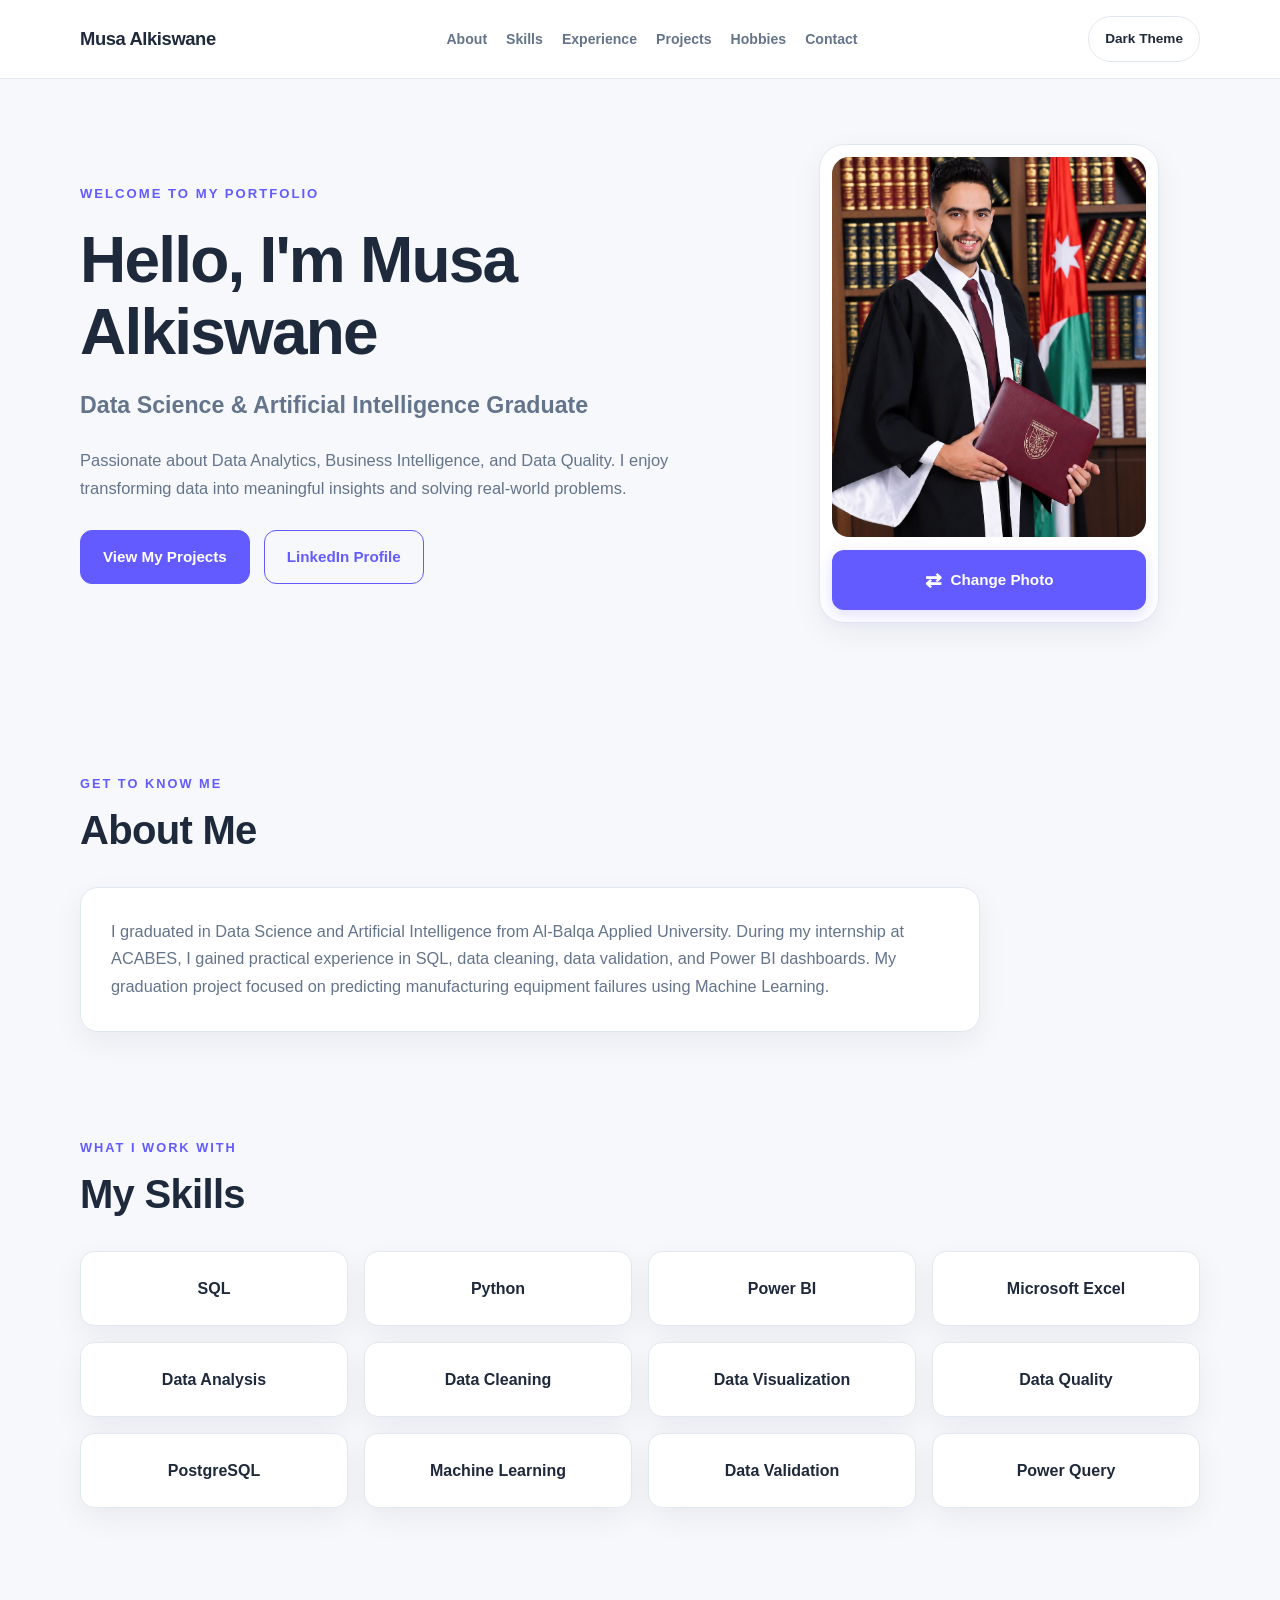
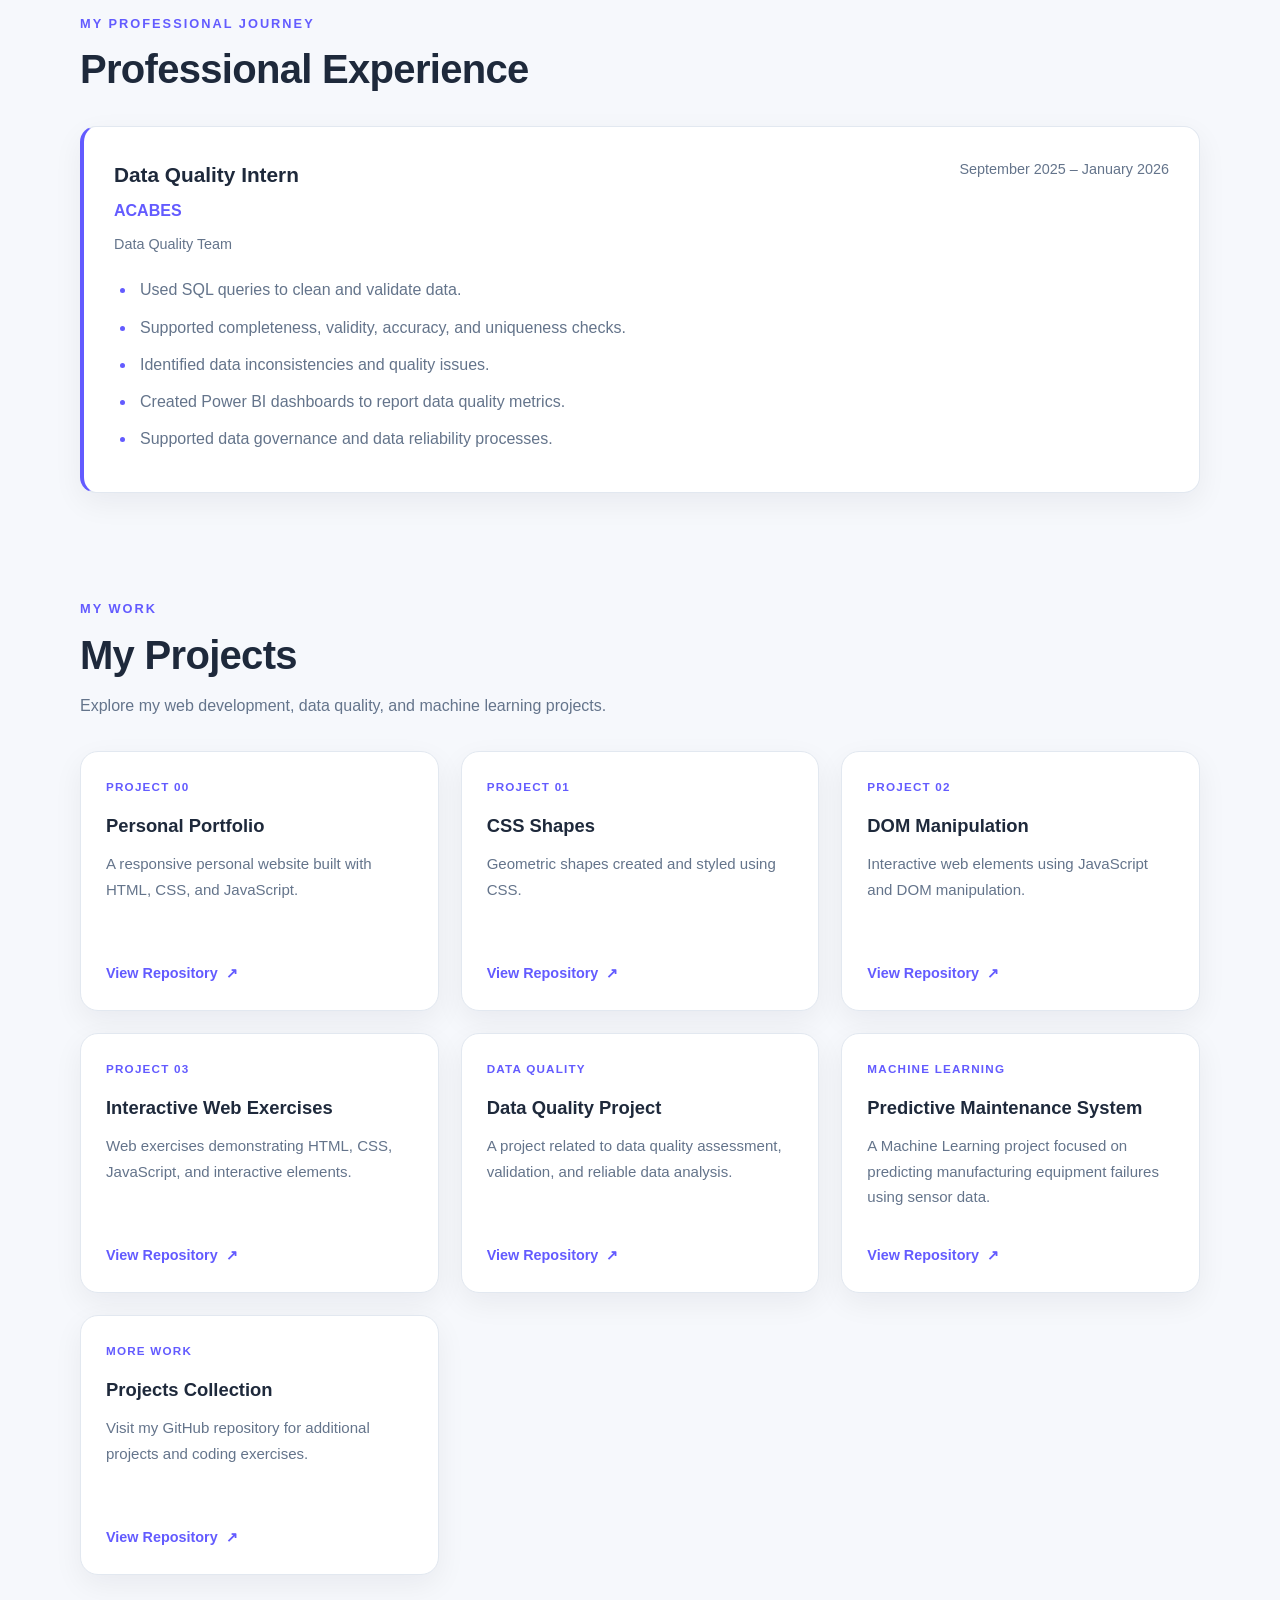
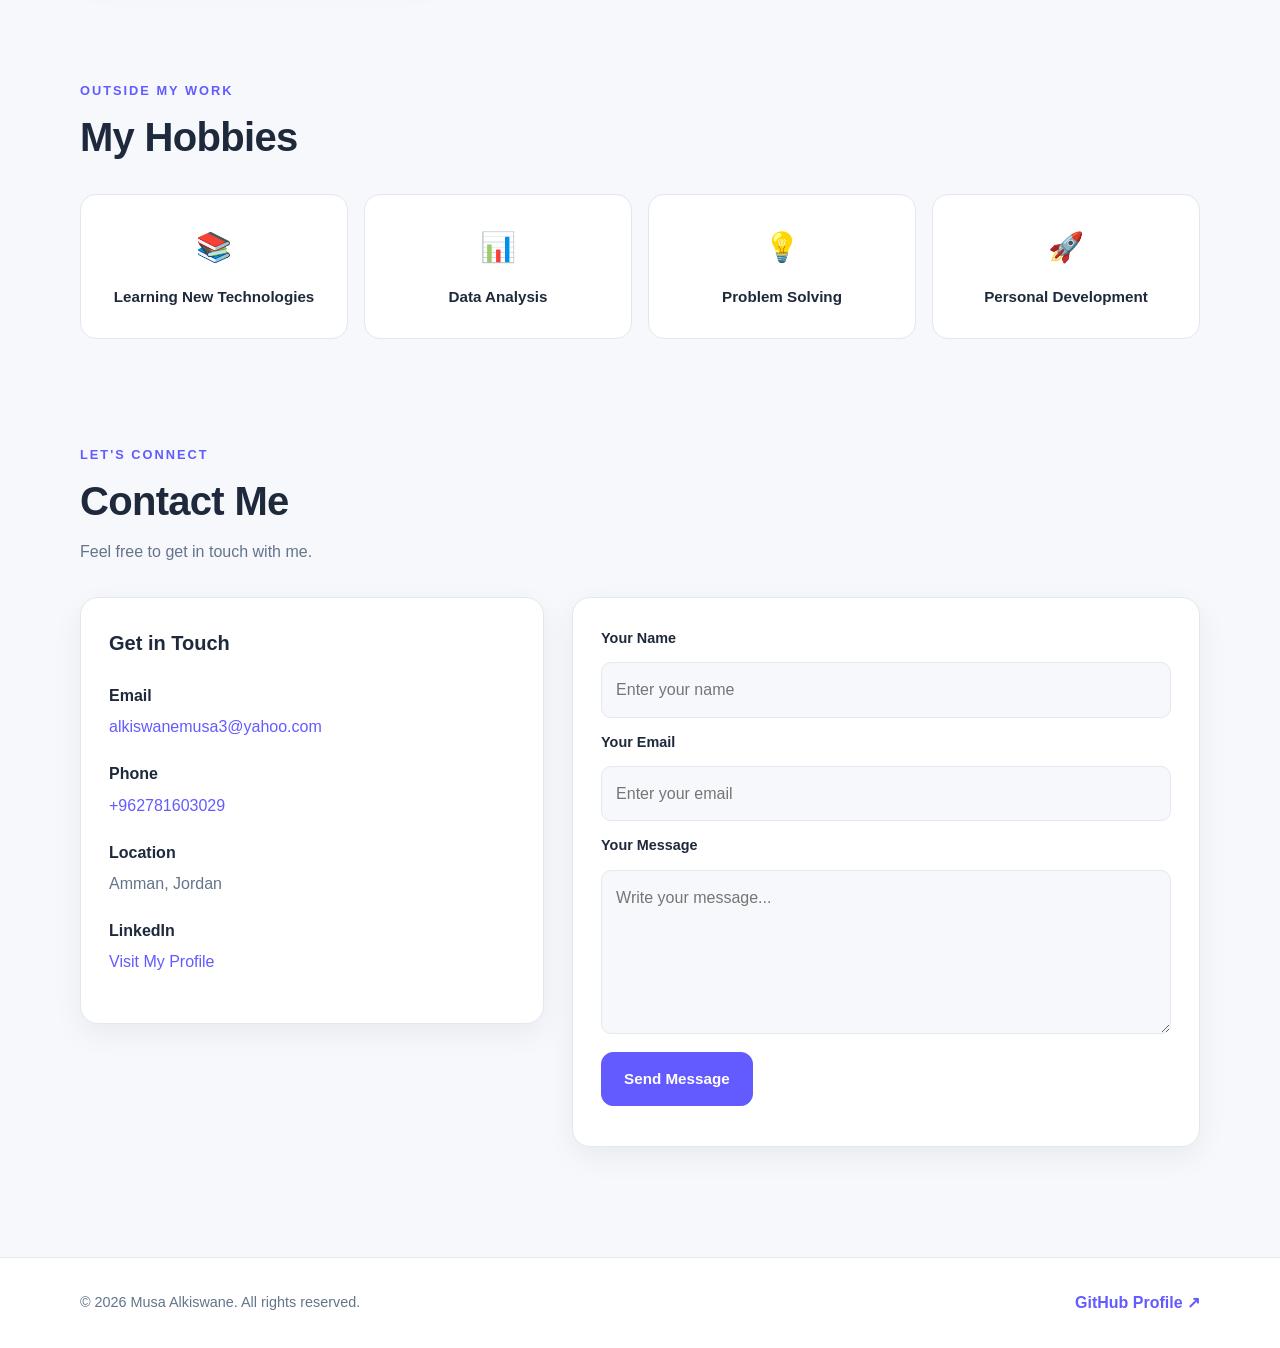
<file: bounce01/index.html>
<!DOCTYPE html>
<html lang="en">

<head>
    <meta charset="UTF-8">
    <meta name="viewport" content="width=device-width, initial-scale=1.0">

    <title>Musa Alkiswane | Portfolio</title>

    <link rel="stylesheet" href="style.css">
</head>

<body>

    <!-- Header and Navigation -->
    <header class="site-header" id="home">
        <nav class="navbar container">
            <a href="#home" class="logo">Musa Alkiswane</a>

            <ul class="nav-links">
                <li><a href="#about">About</a></li>
                <li><a href="#skills">Skills</a></li>
                <li><a href="#experience">Experience</a></li>
                <li><a href="#projects">Projects</a></li>
                <li><a href="#hobbies">Hobbies</a></li>
                <li><a href="#contact">Contact</a></li>
            </ul>

            <button type="button" id="themeButton" class="theme-button">
                Dark Theme
            </button>
        </nav>
    </header>


    <main>

        <!-- Home / Hero -->
        <section class="hero container">

            <div class="hero-text">
                <p class="welcome">WELCOME TO MY PORTFOLIO</p>

                <h1>Hello, I'm Musa Alkiswane</h1>

                <h2>Data Science & Artificial Intelligence Graduate</h2>

                <p>
                    Passionate about Data Analytics, Business Intelligence,
                    and Data Quality. I enjoy transforming data into
                    meaningful insights and solving real-world problems.
                </p>

                <div class="hero-buttons">
                    <a href="#projects" class="btn">
                        View My Projects
                    </a>

                    <a
                        href="https://www.linkedin.com/in/mousa-alkiswane/"
                        target="_blank"
                        rel="noopener noreferrer"
                        class="btn btn-outline"
                    >
                        LinkedIn Profile
                    </a>
                </div>
            </div>


            <!-- Single Profile Photo with Switch Button -->
            <div class="hero-image">
                <div class="profile-card">

                    <img
                        id="profilePhoto"
                        src="assets/profile.jpg"
                        alt="Musa Alkiswane casual profile photo"
                    >

                    <button
                        type="button"
                        id="changePhotoBtn"
                        class="change-photo-btn"
                    >
                        <span aria-hidden="true">⇄</span>
                        Change Photo
                    </button>

                </div>
            </div>

        </section>


        <!-- About Me -->
        <section id="about" class="section container">
            <div class="section-heading">
                <p class="section-label">GET TO KNOW ME</p>
                <h2>About Me</h2>
            </div>

            <div class="about-card">
                <p>
                    I graduated in Data Science and Artificial Intelligence
                    from Al-Balqa Applied University. During my internship
                    at ACABES, I gained practical experience in SQL,
                    data cleaning, data validation, and Power BI dashboards.
                    My graduation project focused on predicting manufacturing
                    equipment failures using Machine Learning.
                </p>
            </div>
        </section>


        <!-- Skills -->
        <section id="skills" class="section container">
            <div class="section-heading">
                <p class="section-label">WHAT I WORK WITH</p>
                <h2>My Skills</h2>
            </div>

            <div class="skills-grid">
                <div class="skill-card">SQL</div>
                <div class="skill-card">Python</div>
                <div class="skill-card">Power BI</div>
                <div class="skill-card">Microsoft Excel</div>
                <div class="skill-card">Data Analysis</div>
                <div class="skill-card">Data Cleaning</div>
                <div class="skill-card">Data Visualization</div>
                <div class="skill-card">Data Quality</div>
                <div class="skill-card">PostgreSQL</div>
                <div class="skill-card">Machine Learning</div>
                <div class="skill-card">Data Validation</div>
                <div class="skill-card">Power Query</div>
            </div>
        </section>


        <!-- Professional Experience -->
        <section id="experience" class="section container">
            <div class="section-heading">
                <p class="section-label">MY PROFESSIONAL JOURNEY</p>
                <h2>Professional Experience</h2>
            </div>

            <article class="experience-card">
                <div class="experience-header">
                    <div>
                        <h3>Data Quality Intern</h3>
                        <h4>ACABES</h4>
                    </div>

                    <p class="experience-date">
                        September 2025 – January 2026
                    </p>
                </div>

                <p class="experience-team">Data Quality Team</p>

                <ul>
                    <li>Used SQL queries to clean and validate data.</li>
                    <li>
                        Supported completeness, validity, accuracy,
                        and uniqueness checks.
                    </li>
                    <li>
                        Identified data inconsistencies and quality issues.
                    </li>
                    <li>
                        Created Power BI dashboards to report data
                        quality metrics.
                    </li>
                    <li>
                        Supported data governance and data reliability
                        processes.
                    </li>
                </ul>
            </article>
        </section>


        <!-- Projects -->
        <section id="projects" class="section container">
            <div class="section-heading">
                <p class="section-label">MY WORK</p>
                <h2>My Projects</h2>

                <p class="section-description">
                    Explore my web development, data quality,
                    and machine learning projects.
                </p>
            </div>

            <div class="projects-grid">

                <!-- Project 00 -->
                <article class="project-card">
                    <span class="project-number">PROJECT 00</span>

                    <h3>Personal Portfolio</h3>

                    <p>
                        A responsive personal website built with HTML,
                        CSS, and JavaScript.
                    </p>

                    <a
                        href="https://github.com/mousa-alkiswane/project03"
                        target="_blank"
                        rel="noopener noreferrer"
                        class="project-link"
                    >
                        View Repository <span aria-hidden="true">↗</span>
                    </a>
                </article>


                <!-- Project 01 -->
                <article class="project-card">
                    <span class="project-number">PROJECT 01</span>

                    <h3>CSS Shapes</h3>

                    <p>
                        Geometric shapes created and styled using CSS.
                    </p>

                    <a
                        href="https://github.com/mousa-alkiswane/projrect01-"
                        target="_blank"
                        rel="noopener noreferrer"
                        class="project-link"
                    >
                        View Repository <span aria-hidden="true">↗</span>
                    </a>
                </article>


                <!-- Project 02 -->
                <article class="project-card">
                    <span class="project-number">PROJECT 02</span>

                    <h3>DOM Manipulation</h3>

                    <p>
                        Interactive web elements using JavaScript
                        and DOM manipulation.
                    </p>

                    <a
                        href="https://github.com/mousa-alkiswane/project02"
                        target="_blank"
                        rel="noopener noreferrer"
                        class="project-link"
                    >
                        View Repository <span aria-hidden="true">↗</span>
                    </a>
                </article>


                <!-- Project 03 -->
                <article class="project-card">
                    <span class="project-number">PROJECT 03</span>

                    <h3>Interactive Web Exercises</h3>

                    <p>
                        Web exercises demonstrating HTML, CSS,
                        JavaScript, and interactive elements.
                    </p>

                    <a
                        href="https://github.com/mousa-alkiswane/project03"
                        target="_blank"
                        rel="noopener noreferrer"
                        class="project-link"
                    >
                        View Repository <span aria-hidden="true">↗</span>
                    </a>
                </article>


                <!-- Data Quality Project -->
                <article class="project-card">
                    <span class="project-number">DATA QUALITY</span>

                    <h3>Data Quality Project</h3>

                    <p>
                        A project related to data quality assessment,
                        validation, and reliable data analysis.
                    </p>

                    <a
                        href="https://github.com/mousa-alkiswane/DataQualityProject-"
                        target="_blank"
                        rel="noopener noreferrer"
                        class="project-link"
                    >
                        View Repository <span aria-hidden="true">↗</span>
                    </a>
                </article>


                <!-- Graduation Project -->
                <article class="project-card">
                    <span class="project-number">MACHINE LEARNING</span>

                    <h3>Predictive Maintenance System</h3>

                    <p>
                        A Machine Learning project focused on predicting
                        manufacturing equipment failures using sensor data.
                    </p>

                    <a
                        href="https://github.com/mousa-alkiswane/Predictive-Maintenance-System"
                        target="_blank"
                        rel="noopener noreferrer"
                        class="project-link"
                    >
                        View Repository <span aria-hidden="true">↗</span>
                    </a>
                </article>


                <!-- Projects Collection -->
                <article class="project-card">
                    <span class="project-number">MORE WORK</span>

                    <h3>Projects Collection</h3>

                    <p>
                        Visit my GitHub repository for additional
                        projects and coding exercises.
                    </p>

                    <a
                        href="https://github.com/mousa-alkiswane/projects-"
                        target="_blank"
                        rel="noopener noreferrer"
                        class="project-link"
                    >
                        View Repository <span aria-hidden="true">↗</span>
                    </a>
                </article>

            </div>
        </section>


        <!-- Hobbies -->
        <section id="hobbies" class="section container">
            <div class="section-heading">
                <p class="section-label">OUTSIDE MY WORK</p>
                <h2>My Hobbies</h2>
            </div>

            <div class="hobbies-grid">
                <div class="hobby-card">
                    <span aria-hidden="true">📚</span>
                    <h3>Learning New Technologies</h3>
                </div>

                <div class="hobby-card">
                    <span aria-hidden="true">📊</span>
                    <h3>Data Analysis</h3>
                </div>

                <div class="hobby-card">
                    <span aria-hidden="true">💡</span>
                    <h3>Problem Solving</h3>
                </div>

                <div class="hobby-card">
                    <span aria-hidden="true">🚀</span>
                    <h3>Personal Development</h3>
                </div>
            </div>
        </section>


        <!-- Contact -->
        <section id="contact" class="section container">
            <div class="section-heading">
                <p class="section-label">LET'S CONNECT</p>
                <h2>Contact Me</h2>

                <p class="section-description">
                    Feel free to get in touch with me.
                </p>
            </div>

            <div class="contact-layout">

                <div class="contact-info">
                    <h3>Get in Touch</h3>

                    <p>
                        <strong>Email</strong><br>
                        <a href="mailto:alkiswanemusa3@yahoo.com">
                            alkiswanemusa3@yahoo.com
                        </a>
                    </p>

                    <p>
                        <strong>Phone</strong><br>
                        <a href="tel:+962781603029">
                            +962781603029
                        </a>
                    </p>

                    <p>
                        <strong>Location</strong><br>
                        Amman, Jordan
                    </p>

                    <p>
                        <strong>LinkedIn</strong><br>
                        <a
                            href="https://www.linkedin.com/in/mousa-alkiswane/"
                            target="_blank"
                            rel="noopener noreferrer"
                        >
                            Visit My Profile
                        </a>
                    </p>
                </div>


                <form id="contactForm" class="contact-form">
                    <label for="name">Your Name</label>

                    <input
                        type="text"
                        id="name"
                        name="name"
                        placeholder="Enter your name"
                        required
                    >

                    <label for="email">Your Email</label>

                    <input
                        type="email"
                        id="email"
                        name="email"
                        placeholder="Enter your email"
                        required
                    >

                    <label for="message">Your Message</label>

                    <textarea
                        id="message"
                        name="message"
                        placeholder="Write your message..."
                        rows="5"
                        required
                    ></textarea>

                    <button type="submit" class="btn">
                        Send Message
                    </button>

                    <p id="formMessage" role="status" aria-live="polite"></p>
                </form>

            </div>
        </section>

    </main>


    <!-- Footer -->
    <footer class="site-footer">
        <div class="container footer-content">
            <p>
                &copy; 2026 Musa Alkiswane. All rights reserved.
            </p>

            <a
                href="https://github.com/mousa-alkiswane"
                target="_blank"
                rel="noopener noreferrer"
            >
                GitHub Profile ↗
            </a>
        </div>
    </footer>


    <script src="script.js"></script>

</body>
</html>
</file>
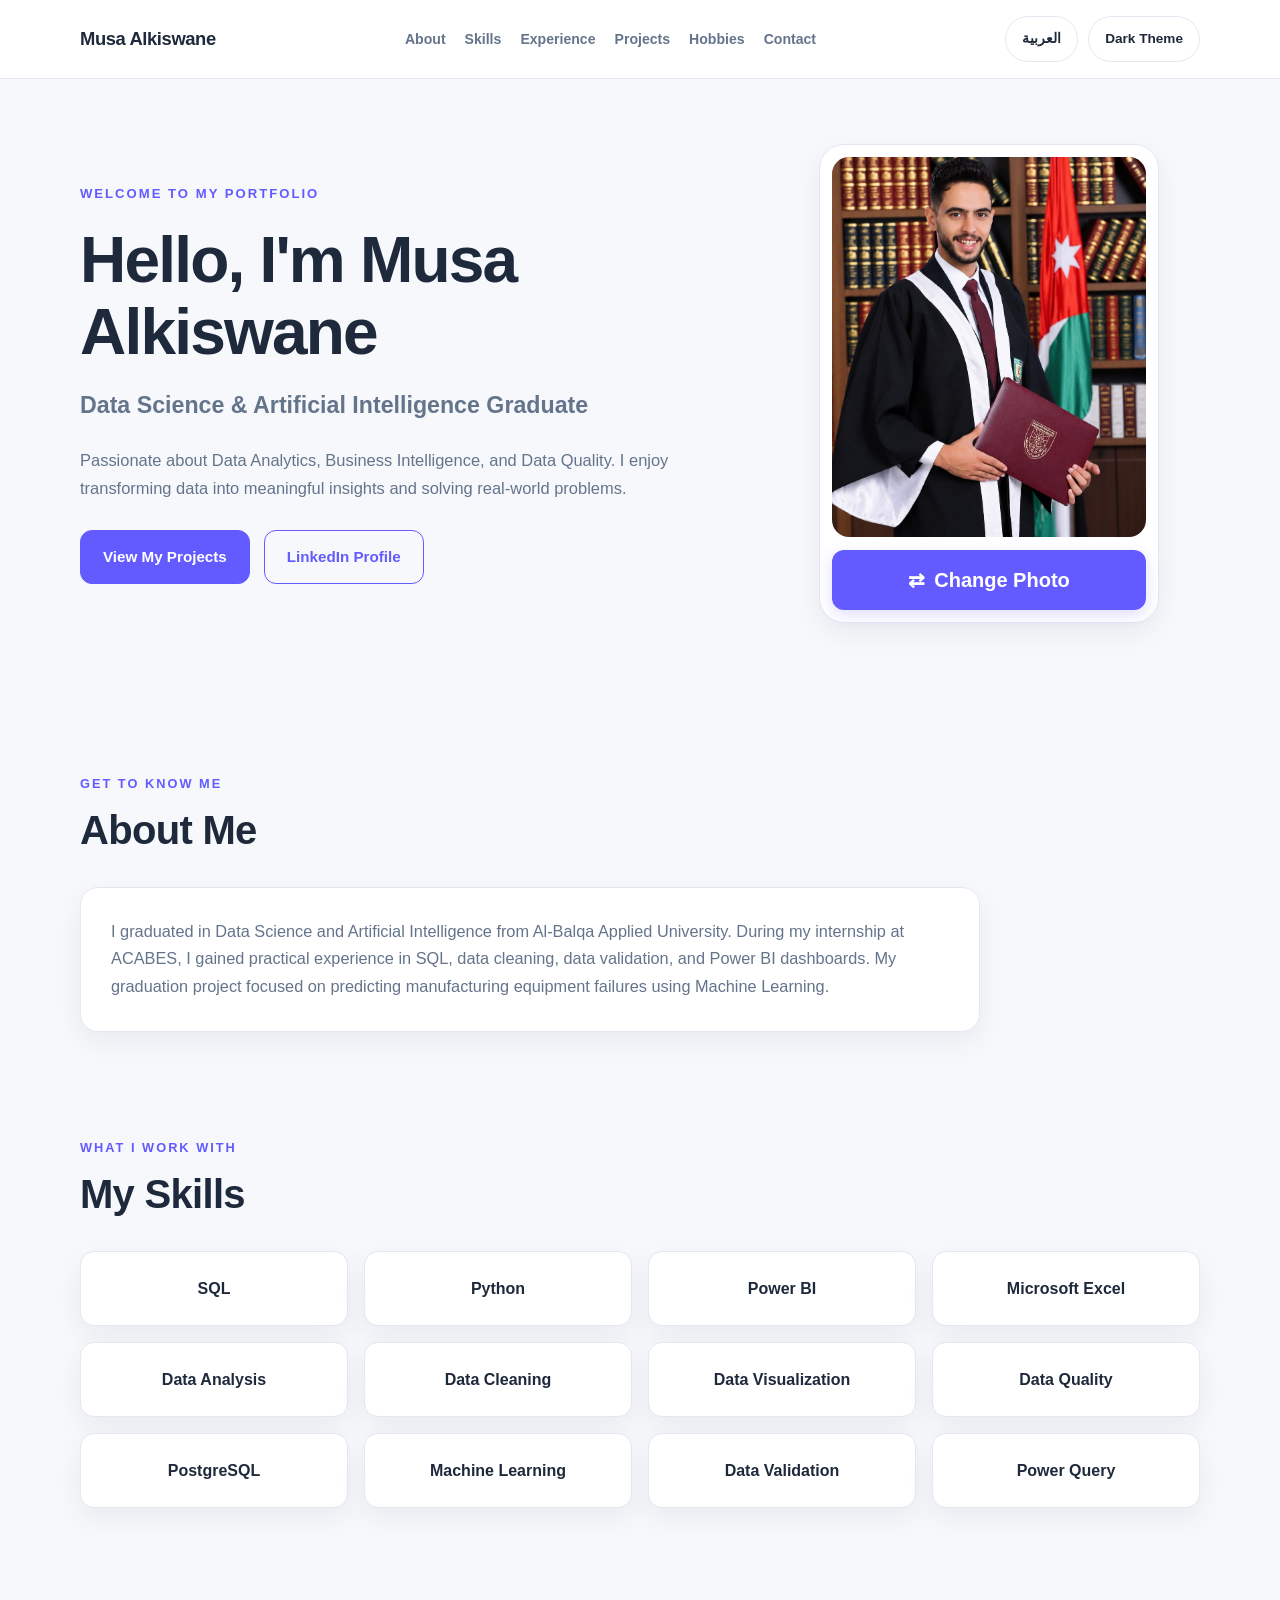
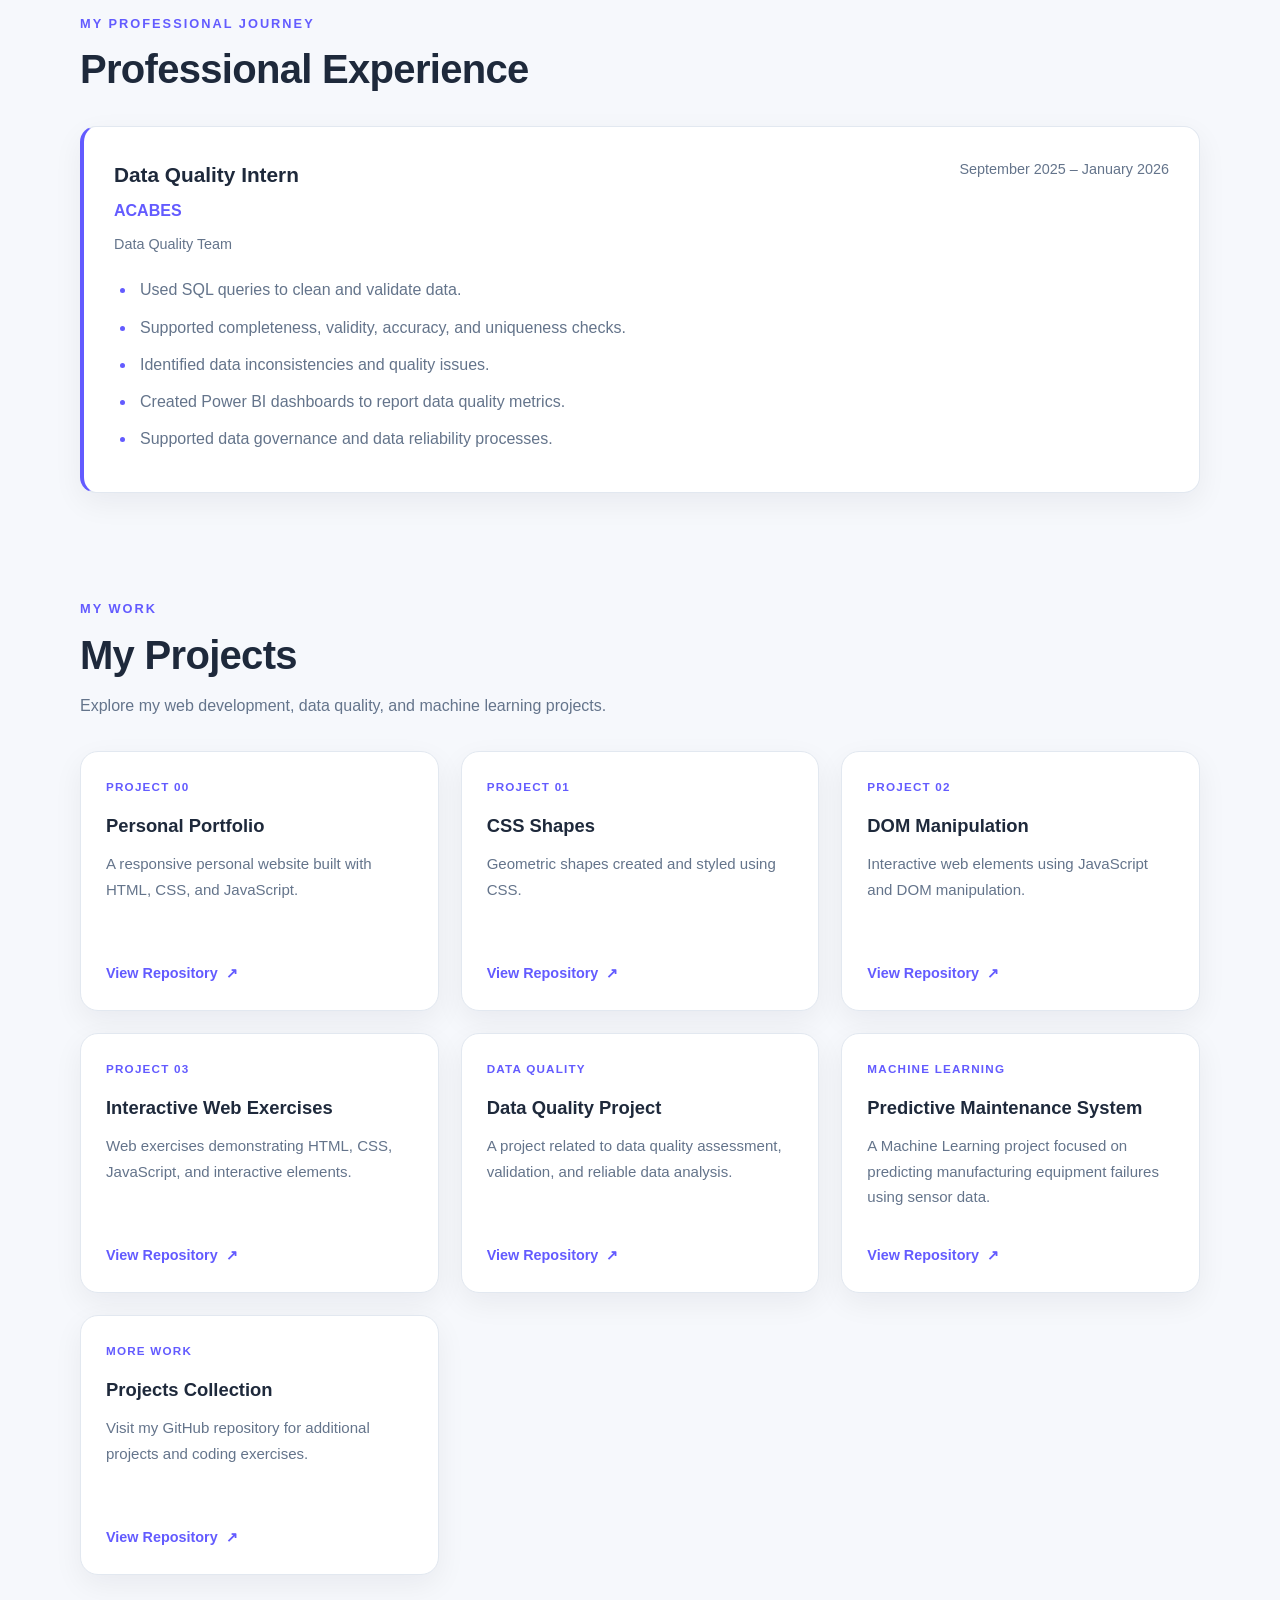
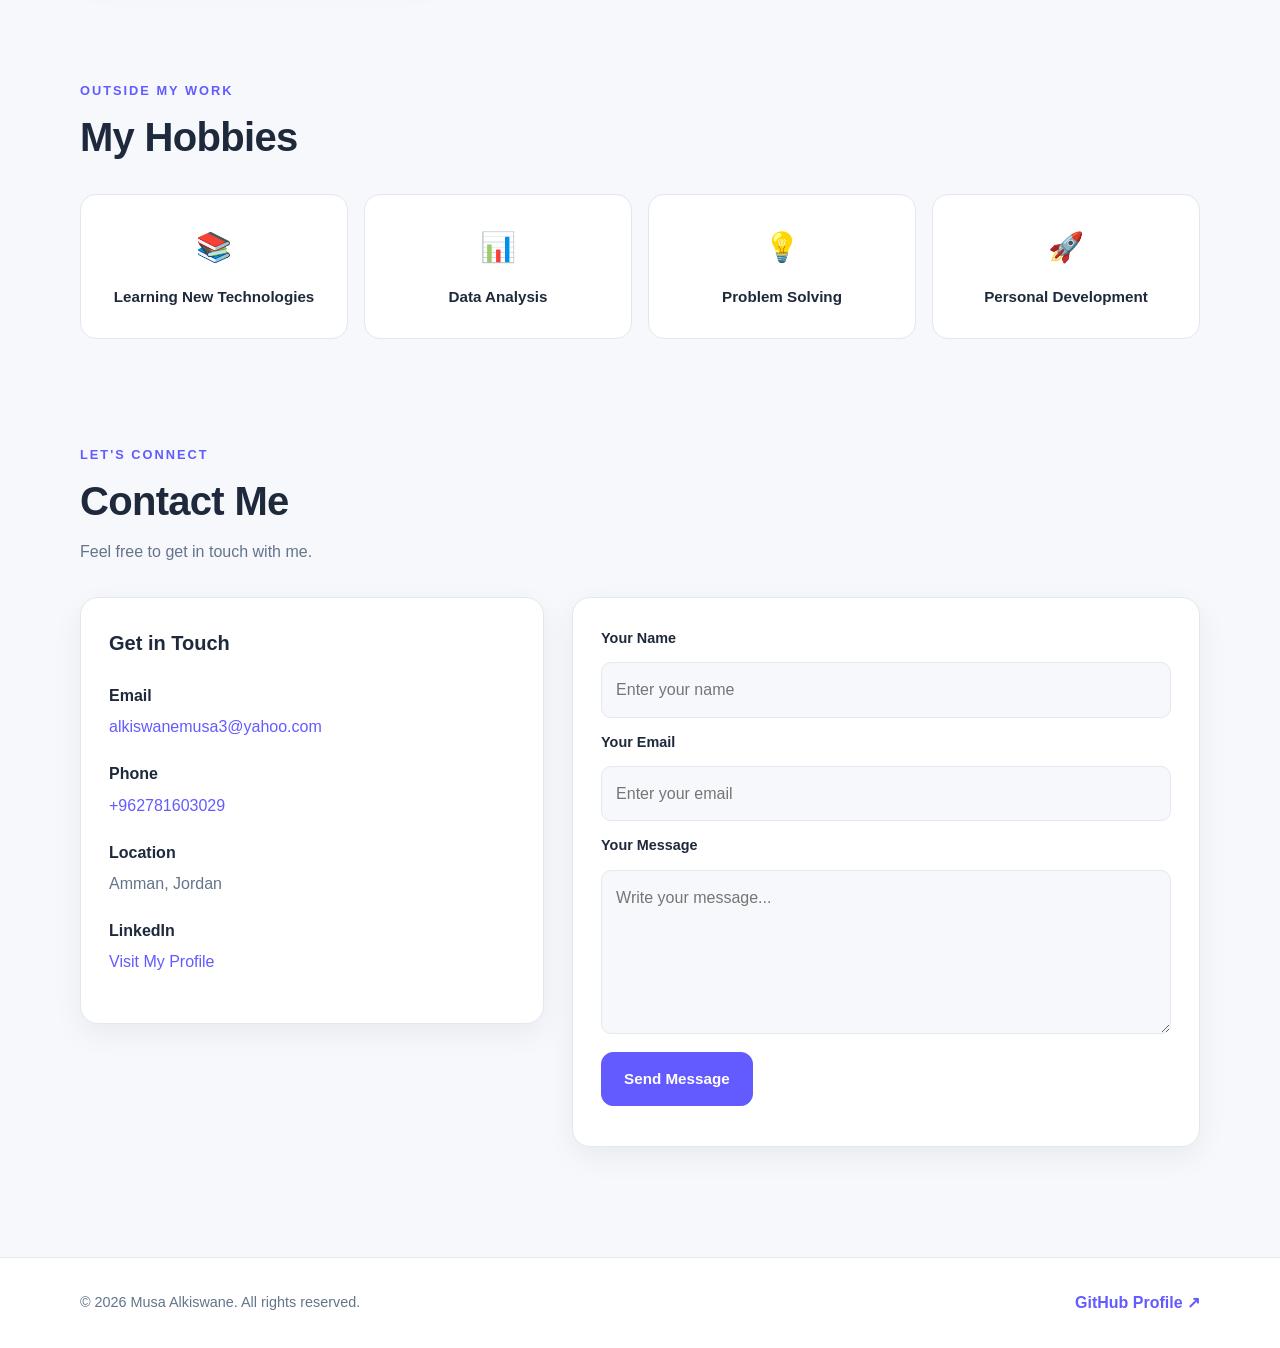
<file: bounce02/index.html>
<!DOCTYPE html>
<html lang="en" dir="ltr">

<head>
    <meta charset="UTF-8">
    <meta name="viewport" content="width=device-width, initial-scale=1.0">

    <title>Musa Alkiswane | Portfolio</title>

    <link rel="stylesheet" href="style.css">
</head>

<body>

    <!-- Header and Navigation -->
    <header class="site-header" id="home">
        <nav class="navbar container">

            <a href="#home" class="logo" data-i18n="logo">
                Musa Alkiswane
            </a>

            <ul class="nav-links">
                <li><a href="#about" data-i18n="navAbout">About</a></li>
                <li><a href="#skills" data-i18n="navSkills">Skills</a></li>
                <li><a href="#experience" data-i18n="navExperience">Experience</a></li>
                <li><a href="#projects" data-i18n="navProjects">Projects</a></li>
                <li><a href="#hobbies" data-i18n="navHobbies">Hobbies</a></li>
                <li><a href="#contact" data-i18n="navContact">Contact</a></li>
            </ul>

            <div class="header-buttons">

                <button
                    type="button"
                    id="languageButton"
                    class="language-button"
                    aria-label="Switch language"
                >
                    العربية
                </button>

                <button
                    type="button"
                    id="themeButton"
                    class="theme-button"
                    data-i18n="themeButton"
                >
                    Dark Theme
                </button>

            </div>

        </nav>
    </header>


    <main>

        <!-- Home / Hero -->
        <section class="hero container">

            <div class="hero-text">

                <p class="welcome" data-i18n="welcome">
                    WELCOME TO MY PORTFOLIO
                </p>

                <h1 data-i18n="heroTitle">
                    Hello, I'm Musa Alkiswane
                </h1>

                <h2 data-i18n="heroSubtitle">
                    Data Science & Artificial Intelligence Graduate
                </h2>

                <p data-i18n="heroDescription">
                    Passionate about Data Analytics, Business Intelligence,
                    and Data Quality. I enjoy transforming data into
                    meaningful insights and solving real-world problems.
                </p>

                <div class="hero-buttons">

                    <a href="#projects" class="btn" data-i18n="viewProjects">
                        View My Projects
                    </a>

                    <a
                        href="https://www.linkedin.com/in/mousa-alkiswane"
                        target="_blank"
                        rel="noopener noreferrer"
                        class="btn btn-outline"
                        data-i18n="linkedinProfile"
                    >
                        LinkedIn Profile
                    </a>

                </div>

            </div>


            <!-- Single Profile Photo with Switch Button -->
            <div class="hero-image">
                <div class="profile-card">

                    <img
                        id="profilePhoto"
                        src="assets/profile.jpg"
                        alt="Musa Alkiswane casual profile photo"
                        data-i18n-alt="profilePhotoAlt"
                    >

                    <button
                        type="button"
                        id="changePhotoBtn"
                        class="change-photo-btn"
                    >
                        <span aria-hidden="true">⇄</span>
                        <span data-i18n="changePhoto">Change Photo</span>
                    </button>

                </div>
            </div>

        </section>


        <!-- About Me -->
        <section id="about" class="section container">

            <div class="section-heading">
                <p class="section-label" data-i18n="aboutLabel">
                    GET TO KNOW ME
                </p>

                <h2 data-i18n="aboutTitle">About Me</h2>
            </div>

            <div class="about-card">
                <p data-i18n="aboutDescription">
                    I graduated in Data Science and Artificial Intelligence
                    from Al-Balqa Applied University. During my internship
                    at ACABES, I gained practical experience in SQL,
                    data cleaning, data validation, and Power BI dashboards.
                    My graduation project focused on predicting manufacturing
                    equipment failures using Machine Learning.
                </p>
            </div>

        </section>


        <!-- Skills -->
        <section id="skills" class="section container">

            <div class="section-heading">
                <p class="section-label" data-i18n="skillsLabel">
                    WHAT I WORK WITH
                </p>

                <h2 data-i18n="skillsTitle">My Skills</h2>
            </div>

            <div class="skills-grid">
                <div class="skill-card">SQL</div>
                <div class="skill-card">Python</div>
                <div class="skill-card">Power BI</div>
                <div class="skill-card">Microsoft Excel</div>
                <div class="skill-card" data-i18n="skillDataAnalysis">Data Analysis</div>
                <div class="skill-card" data-i18n="skillDataCleaning">Data Cleaning</div>
                <div class="skill-card" data-i18n="skillDataVisualization">Data Visualization</div>
                <div class="skill-card" data-i18n="skillDataQuality">Data Quality</div>
                <div class="skill-card">PostgreSQL</div>
                <div class="skill-card" data-i18n="skillMachineLearning">Machine Learning</div>
                <div class="skill-card" data-i18n="skillDataValidation">Data Validation</div>
                <div class="skill-card">Power Query</div>
            </div>

        </section>


        <!-- Professional Experience -->
        <section id="experience" class="section container">

            <div class="section-heading">
                <p class="section-label" data-i18n="experienceLabel">
                    MY PROFESSIONAL JOURNEY
                </p>

                <h2 data-i18n="experienceTitle">Professional Experience</h2>
            </div>

            <article class="experience-card">

                <div class="experience-header">

                    <div>
                        <h3 data-i18n="jobTitle">Data Quality Intern</h3>
                        <h4>ACABES</h4>
                    </div>

                    <p class="experience-date" data-i18n="experienceDate">
                        September 2025 – January 2026
                    </p>

                </div>

                <p class="experience-team" data-i18n="experienceTeam">
                    Data Quality Team
                </p>

                <ul>
                    <li data-i18n="experience1">
                        Used SQL queries to clean and validate data.
                    </li>

                    <li data-i18n="experience2">
                        Supported completeness, validity, accuracy,
                        and uniqueness checks.
                    </li>

                    <li data-i18n="experience3">
                        Identified data inconsistencies and quality issues.
                    </li>

                    <li data-i18n="experience4">
                        Created Power BI dashboards to report data
                        quality metrics.
                    </li>

                    <li data-i18n="experience5">
                        Supported data governance and data reliability
                        processes.
                    </li>
                </ul>

            </article>

        </section>


        <!-- Projects -->
        <section id="projects" class="section container">

            <div class="section-heading">

                <p class="section-label" data-i18n="projectsLabel">
                    MY WORK
                </p>

                <h2 data-i18n="projectsTitle">My Projects</h2>

                <p class="section-description" data-i18n="projectsDescription">
                    Explore my web development, data quality,
                    and machine learning projects.
                </p>

            </div>

            <div class="projects-grid">

                <!-- Project 00 -->
                <article class="project-card">

                    <span class="project-number" data-i18n="project00Number">
                        PROJECT 00
                    </span>

                    <h3 data-i18n="project00Title">Personal Portfolio</h3>

                    <p data-i18n="project00Description">
                        A responsive personal website built with HTML,
                        CSS, and JavaScript.
                    </p>

                    <a
                        href="https://github.com/mousa-alkiswane/project03"
                        target="_blank"
                        rel="noopener noreferrer"
                        class="project-link"
                    >
                        <span data-i18n="viewRepository">View Repository</span>
                        <span aria-hidden="true">↗</span>
                    </a>

                </article>


                <!-- Project 01 -->
                <article class="project-card">

                    <span class="project-number" data-i18n="project01Number">
                        PROJECT 01
                    </span>

                    <h3 data-i18n="project01Title">CSS Shapes</h3>

                    <p data-i18n="project01Description">
                        Geometric shapes created and styled using CSS.
                    </p>

                    <a
                        href="https://github.com/mousa-alkiswane/projrect01-"
                        target="_blank"
                        rel="noopener noreferrer"
                        class="project-link"
                    >
                        <span data-i18n="viewRepository">View Repository</span>
                        <span aria-hidden="true">↗</span>
                    </a>

                </article>


                <!-- Project 02 -->
                <article class="project-card">

                    <span class="project-number" data-i18n="project02Number">
                        PROJECT 02
                    </span>

                    <h3 data-i18n="project02Title">DOM Manipulation</h3>

                    <p data-i18n="project02Description">
                        Interactive web elements using JavaScript
                        and DOM manipulation.
                    </p>

                    <a
                        href="https://github.com/mousa-alkiswane/project02"
                        target="_blank"
                        rel="noopener noreferrer"
                        class="project-link"
                    >
                        <span data-i18n="viewRepository">View Repository</span>
                        <span aria-hidden="true">↗</span>
                    </a>

                </article>


                <!-- Project 03 -->
                <article class="project-card">

                    <span class="project-number" data-i18n="project03Number">
                        PROJECT 03
                    </span>

                    <h3 data-i18n="project03Title">Interactive Web Exercises</h3>

                    <p data-i18n="project03Description">
                        Web exercises demonstrating HTML, CSS,
                        JavaScript, and interactive elements.
                    </p>

                    <a
                        href="https://github.com/mousa-alkiswane/project03"
                        target="_blank"
                        rel="noopener noreferrer"
                        class="project-link"
                    >
                        <span data-i18n="viewRepository">View Repository</span>
                        <span aria-hidden="true">↗</span>
                    </a>

                </article>


                <!-- Data Quality Project -->
                <article class="project-card">

                    <span class="project-number" data-i18n="dataQualityNumber">
                        DATA QUALITY
                    </span>

                    <h3 data-i18n="dataQualityTitle">Data Quality Project</h3>

                    <p data-i18n="dataQualityDescription">
                        A project related to data quality assessment,
                        validation, and reliable data analysis.
                    </p>

                    <a
                        href="https://github.com/mousa-alkiswane/DataQualityProject-"
                        target="_blank"
                        rel="noopener noreferrer"
                        class="project-link"
                    >
                        <span data-i18n="viewRepository">View Repository</span>
                        <span aria-hidden="true">↗</span>
                    </a>

                </article>


                <!-- Graduation Project -->
                <article class="project-card">

                    <span class="project-number" data-i18n="machineLearningNumber">
                        MACHINE LEARNING
                    </span>

                    <h3 data-i18n="maintenanceTitle">Predictive Maintenance System</h3>

                    <p data-i18n="maintenanceDescription">
                        A Machine Learning project focused on predicting
                        manufacturing equipment failures using sensor data.
                    </p>

                    <a
                        href="https://github.com/mousa-alkiswane/Predictive-Maintenance-System"
                        target="_blank"
                        rel="noopener noreferrer"
                        class="project-link"
                    >
                        <span data-i18n="viewRepository">View Repository</span>
                        <span aria-hidden="true">↗</span>
                    </a>

                </article>


                <!-- Projects Collection -->
                <article class="project-card">

                    <span class="project-number" data-i18n="moreWorkNumber">
                        MORE WORK
                    </span>

                    <h3 data-i18n="projectsCollectionTitle">Projects Collection</h3>

                    <p data-i18n="projectsCollectionDescription">
                        Visit my GitHub repository for additional
                        projects and coding exercises.
                    </p>

                    <a
                        href="https://github.com/mousa-alkiswane/projects-"
                        target="_blank"
                        rel="noopener noreferrer"
                        class="project-link"
                    >
                        <span data-i18n="viewRepository">View Repository</span>
                        <span aria-hidden="true">↗</span>
                    </a>

                </article>

            </div>

        </section>


        <!-- Hobbies -->
        <section id="hobbies" class="section container">

            <div class="section-heading">

                <p class="section-label" data-i18n="hobbiesLabel">
                    OUTSIDE MY WORK
                </p>

                <h2 data-i18n="hobbiesTitle">My Hobbies</h2>

            </div>

            <div class="hobbies-grid">

                <div class="hobby-card">
                    <span aria-hidden="true">📚</span>
                    <h3 data-i18n="hobby1">Learning New Technologies</h3>
                </div>

                <div class="hobby-card">
                    <span aria-hidden="true">📊</span>
                    <h3 data-i18n="hobby2">Data Analysis</h3>
                </div>

                <div class="hobby-card">
                    <span aria-hidden="true">💡</span>
                    <h3 data-i18n="hobby3">Problem Solving</h3>
                </div>

                <div class="hobby-card">
                    <span aria-hidden="true">🚀</span>
                    <h3 data-i18n="hobby4">Personal Development</h3>
                </div>

            </div>

        </section>


        <!-- Contact -->
        <section id="contact" class="section container">

            <div class="section-heading">

                <p class="section-label" data-i18n="contactLabel">
                    LET'S CONNECT
                </p>

                <h2 data-i18n="contactTitle">Contact Me</h2>

                <p class="section-description" data-i18n="contactDescription">
                    Feel free to get in touch with me.
                </p>

            </div>

            <div class="contact-layout">

                <div class="contact-info">

                    <h3 data-i18n="getInTouch">Get in Touch</h3>

                    <p>
                        <strong data-i18n="emailLabel">Email</strong><br>

                        <a href="mailto:alkiswanemusa3@yahoo.com">
                            alkiswanemusa3@yahoo.com
                        </a>
                    </p>

                    <p>
                        <strong data-i18n="phoneLabel">Phone</strong><br>

                        <a href="tel:+962781603029">
                            +962781603029
                        </a>
                    </p>

                    <p>
                        <strong data-i18n="locationLabel">Location</strong><br>

                        <span data-i18n="locationValue">Amman, Jordan</span>
                    </p>

                    <p>
                        <strong>LinkedIn</strong><br>

                        <a
                            href="https://www.linkedin.com/in/mousa-alkiswane"
                            target="_blank"
                            rel="noopener noreferrer"
                            data-i18n="visitProfile"
                        >
                            Visit My Profile
                        </a>
                    </p>

                </div>


                <form id="contactForm" class="contact-form">

                    <label for="name" data-i18n="nameLabel">
                        Your Name
                    </label>

                    <input
                        type="text"
                        id="name"
                        name="name"
                        placeholder="Enter your name"
                        data-i18n-placeholder="namePlaceholder"
                        required
                    >

                    <label for="email" data-i18n="yourEmailLabel">
                        Your Email
                    </label>

                    <input
                        type="email"
                        id="email"
                        name="email"
                        placeholder="Enter your email"
                        data-i18n-placeholder="emailPlaceholder"
                        required
                    >

                    <label for="message" data-i18n="messageLabel">
                        Your Message
                    </label>

                    <textarea
                        id="message"
                        name="message"
                        placeholder="Write your message..."
                        data-i18n-placeholder="messagePlaceholder"
                        rows="5"
                        required
                    ></textarea>

                    <button type="submit" class="btn" data-i18n="sendMessage">
                        Send Message
                    </button>

                    <p
                        id="formMessage"
                        role="status"
                        aria-live="polite"
                    ></p>

                </form>

            </div>

        </section>

    </main>


    <!-- Footer -->
    <footer class="site-footer">

        <div class="container footer-content">

            <p data-i18n="footerText">
                &copy; 2026 Musa Alkiswane. All rights reserved.
            </p>

            <a
                href="https://github.com/mousa-alkiswane"
                target="_blank"
                rel="noopener noreferrer"
                data-i18n="githubProfile"
            >
                GitHub Profile ↗
            </a>

        </div>

    </footer>


    <script src="script.js"></script>

</body>
</html>
</file>
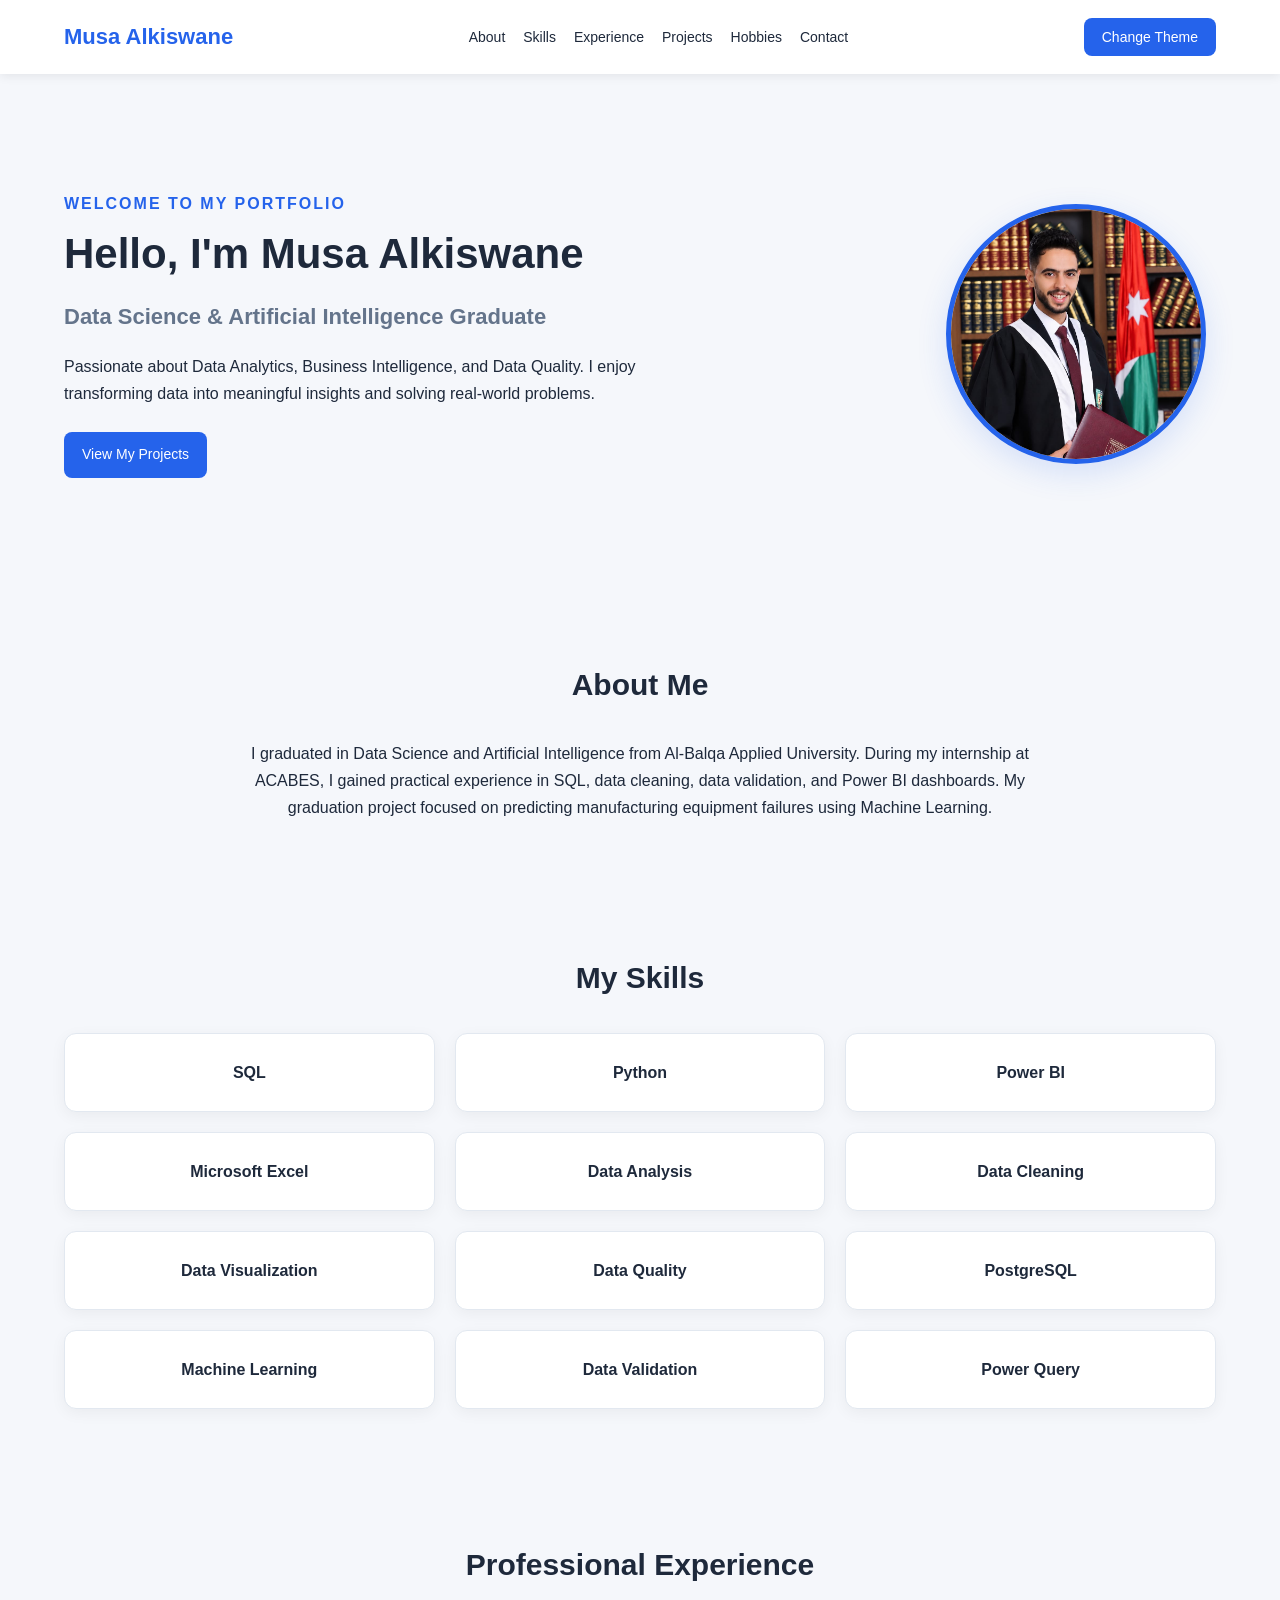
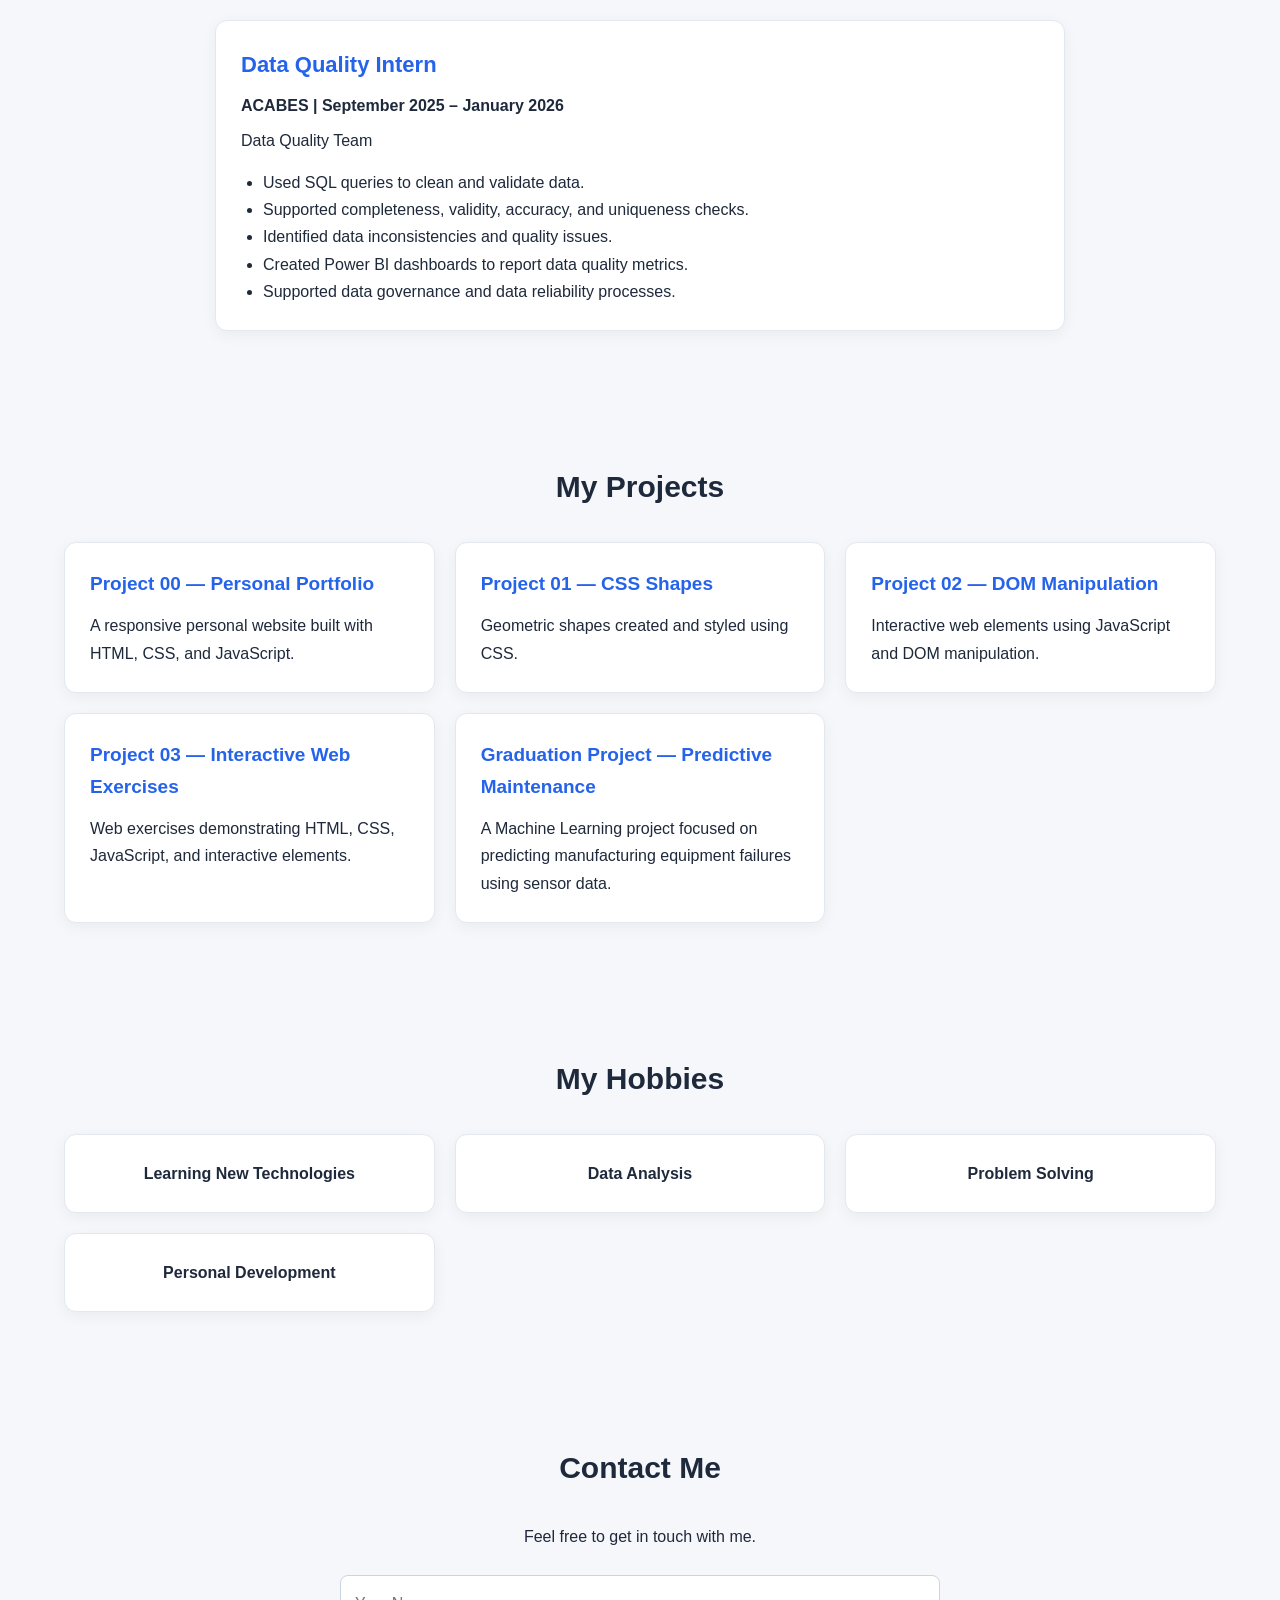
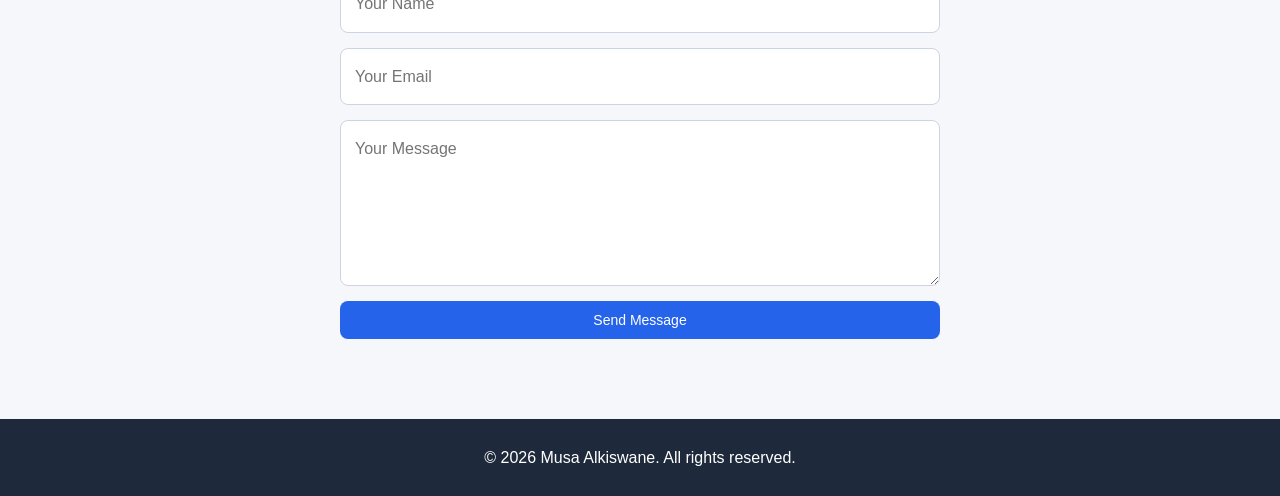
<file: ex00/index.html>
<!DOCTYPE html>
<html lang="en">
<head>
    <meta charset="UTF-8">
    <meta name="viewport" content="width=device-width, initial-scale=1.0">
    <title>Musa Alkiswane | Portfolio</title>
    <link rel="stylesheet" href="style.css">
</head>
<body>

    <header>
        <nav class="navbar">
            <a href="#home" class="logo">Musa Alkiswane</a>

            <ul class="nav-links">
                <li><a href="#about">About</a></li>
                <li><a href="#skills">Skills</a></li>
                <li><a href="#experience">Experience</a></li>
                <li><a href="#projects">Projects</a></li>
                <li><a href="#hobbies">Hobbies</a></li>
                <li><a href="#contact">Contact</a></li>
            </ul>

            <button id="themeButton">Change Theme</button>
        </nav>
    </header>

    <main>
        <section id="home" class="hero">
            <div class="hero-text">
                <p class="welcome">WELCOME TO MY PORTFOLIO</p>
                <h1>Hello, I'm Musa Alkiswane</h1>
                <h2>Data Science & Artificial Intelligence Graduate</h2>
                <p>
                    Passionate about Data Analytics, Business Intelligence,
                    and Data Quality. I enjoy transforming data into
                    meaningful insights and solving real-world problems.
                </p>
                <a href="#projects" class="btn">View My Projects</a>
            </div>

            <div class="hero-image">
                <img src="assets/profile.jpg" alt="Musa Alkiswane profile photo">
            </div>
        </section>

        <section id="about" class="section">
            <h2>About Me</h2>
            <p>
                I graduated in Data Science and Artificial Intelligence
                from Al-Balqa Applied University. During my internship
                at ACABES, I gained practical experience in SQL,
                data cleaning, data validation, and Power BI dashboards.
                My graduation project focused on predicting manufacturing
                equipment failures using Machine Learning.
            </p>
        </section>

        <section id="skills" class="section">
            <h2>My Skills</h2>

            <div class="skills-grid">
                <div class="skill-card">SQL</div>
                <div class="skill-card">Python</div>
                <div class="skill-card">Power BI</div>
                <div class="skill-card">Microsoft Excel</div>
                <div class="skill-card">Data Analysis</div>
                <div class="skill-card">Data Cleaning</div>
                <div class="skill-card">Data Visualization</div>
                <div class="skill-card">Data Quality</div>
                <div class="skill-card">PostgreSQL</div>
                <div class="skill-card">Machine Learning</div>
                <div class="skill-card">Data Validation</div>
                <div class="skill-card">Power Query</div>
            </div>
        </section>

        <section id="experience" class="section">
            <h2>Professional Experience</h2>

            <div class="experience-card">
                <h3>Data Quality Intern</h3>
                <h4>ACABES | September 2025 – January 2026</h4>
                <p>Data Quality Team</p>

                <ul>
                    <li>Used SQL queries to clean and validate data.</li>
                    <li>Supported completeness, validity, accuracy,
                        and uniqueness checks.</li>
                    <li>Identified data inconsistencies and quality issues.</li>
                    <li>Created Power BI dashboards to report data quality metrics.</li>
                    <li>Supported data governance and data reliability processes.</li>
                </ul>
            </div>
        </section>

        <section id="projects" class="section">
            <h2>My Projects</h2>

            <div class="projects-grid">
                <article class="project-card">
                    <h3>Project 00 — Personal Portfolio</h3>
                    <p>
                        A responsive personal website built with HTML,
                        CSS, and JavaScript.
                    </p>
                </article>

                <article class="project-card">
                    <h3>Project 01 — CSS Shapes</h3>
                    <p>
                        Geometric shapes created and styled using CSS.
                    </p>
                </article>

                <article class="project-card">
                    <h3>Project 02 — DOM Manipulation</h3>
                    <p>
                        Interactive web elements using JavaScript
                        and DOM manipulation.
                    </p>
                </article>

                <article class="project-card">
                    <h3>Project 03 — Interactive Web Exercises</h3>
                    <p>
                        Web exercises demonstrating HTML, CSS,
                        JavaScript, and interactive elements.
                    </p>
                </article>

                <article class="project-card">
                    <h3>Graduation Project — Predictive Maintenance</h3>
                    <p>
                        A Machine Learning project focused on predicting
                        manufacturing equipment failures using sensor data.
                    </p>
                </article>
            </div>
        </section>

        <section id="hobbies" class="section">
            <h2>My Hobbies</h2>

            <div class="hobbies-grid">
                <div class="hobby-card">Learning New Technologies</div>
                <div class="hobby-card">Data Analysis</div>
                <div class="hobby-card">Problem Solving</div>
                <div class="hobby-card">Personal Development</div>
            </div>
        </section>

        <section id="contact" class="section">
            <h2>Contact Me</h2>
            <p>Feel free to get in touch with me.</p>

            <form id="contactForm">
                <input type="text" id="name"
                    placeholder="Your Name" required>

                <input type="email" id="email"
                    placeholder="Your Email" required>

                <textarea id="message"
                    placeholder="Your Message" rows="5" required></textarea>

                <button type="submit" class="btn">Send Message</button>
                <p id="formMessage"></p>
            </form>
        </section>
    </main>

    <footer>
        <p>&copy; 2026 Musa Alkiswane. All rights reserved.</p>
    </footer>

    <script src="script.js"></script>
</body>
</html>
</file>
<file: bounce01/style.css>
:root {
    --page-bg: #f6f8fc;
    --card-bg: #ffffff;
    --text-color: #1e293b;
    --muted-color: #64748b;
    --primary-color: #635bff;
    --primary-hover: #4f46e5;
    --border-color: #e2e8f0;
    --header-bg: rgba(255, 255, 255, 0.92);
    --shadow: 0 10px 30px rgba(15, 23, 42, 0.06);
}

* {
    margin: 0;
    padding: 0;
    box-sizing: border-box;
}

html {
    scroll-behavior: smooth;
    scroll-padding-top: 90px;
}

body {
    font-family: Arial, Helvetica, sans-serif;
    background: var(--page-bg);
    color: var(--text-color);
    line-height: 1.7;
    transition: background-color 0.3s ease, color 0.3s ease;
}

body.dark-theme {
    --page-bg: #0f172a;
    --card-bg: #1e293b;
    --text-color: #f1f5f9;
    --muted-color: #cbd5e1;
    --primary-color: #a5b4fc;
    --primary-hover: #c7d2fe;
    --border-color: #334155;
    --header-bg: rgba(15, 23, 42, 0.94);
    --shadow: 0 10px 30px rgba(0, 0, 0, 0.18);
}

a {
    color: inherit;
    text-decoration: none;
}

button,
input,
textarea {
    font: inherit;
}

button {
    cursor: pointer;
}

img {
    display: block;
    max-width: 100%;
}

.container {
    width: min(1120px, 90%);
    margin-inline: auto;
}

.section {
    padding-top: 85px;
    padding-bottom: 20px;
}

.section-heading {
    margin-bottom: 32px;
}

.section-heading h2,
.section > h2 {
    font-size: clamp(1.8rem, 4vw, 2.5rem);
    line-height: 1.25;
    margin-bottom: 12px;
    letter-spacing: -0.7px;
}

.section-label {
    color: var(--primary-color);
    font-size: 0.8rem;
    font-weight: 800;
    letter-spacing: 2px;
    margin-bottom: 10px;
}

.section-description {
    color: var(--muted-color);
    max-width: 650px;
    margin-top: 10px;
}


/* =========================
   2. Header and Navbar
========================= */

.site-header {
    position: sticky;
    top: 0;
    z-index: 100;
    background: var(--header-bg);
    backdrop-filter: blur(14px);
    border-bottom: 1px solid var(--border-color);
}

.navbar {
    min-height: 78px;
    display: flex;
    align-items: center;
    justify-content: space-between;
    gap: 24px;
}

.logo {
    font-size: 1.15rem;
    font-weight: 800;
    white-space: nowrap;
    letter-spacing: -0.4px;
}

.logo:hover {
    color: var(--primary-color);
}

.nav-links {
    display: flex;
    align-items: center;
    justify-content: center;
    gap: 19px;
    list-style: none;
}

.nav-links a {
    color: var(--muted-color);
    font-size: 0.88rem;
    font-weight: 600;
    transition: color 0.2s ease;
}

.nav-links a:hover {
    color: var(--primary-color);
}

.theme-button {
    flex-shrink: 0;
    border: 1px solid var(--border-color);
    border-radius: 50px;
    padding: 10px 16px;
    color: var(--text-color);
    background: var(--card-bg);
    font-size: 0.85rem;
    font-weight: 700;
    transition: transform 0.2s ease, background-color 0.2s ease;
}

.theme-button:hover {
    transform: translateY(-2px);
    background: var(--page-bg);
}

.theme-button:focus-visible,
button:focus-visible,
a:focus-visible {
    outline: 3px solid var(--primary-color);
    outline-offset: 4px;
}


/* =========================
   3. Buttons
========================= */

.btn {
    display: inline-flex;
    justify-content: center;
    align-items: center;
    gap: 8px;
    padding: 13px 22px;
    border: 1px solid var(--primary-color);
    border-radius: 12px;
    background: var(--primary-color);
    color: #ffffff;
    font-size: 0.95rem;
    font-weight: 700;
    text-align: center;
    transition: transform 0.2s ease, box-shadow 0.2s ease,
        background-color 0.2s ease;
}

.btn:hover {
    transform: translateY(-3px);
    background: var(--primary-hover);
    box-shadow: 0 8px 22px rgba(99, 91, 255, 0.22);
}

.btn-outline {
    color: var(--primary-color);
    background: transparent;
}

.btn-outline:hover {
    color: #ffffff;
}


/* =========================
   4. Hero Section
========================= */

.hero {
    display: flex;
    align-items: center;
    justify-content: space-between;
    gap: 65px;
    min-height: 570px;
    padding-top: 65px;
    padding-bottom: 65px;
}

.hero-text {
    flex: 1.2;
    max-width: 650px;
}

.welcome {
    color: var(--primary-color);
    font-size: 0.82rem;
    font-weight: 800;
    letter-spacing: 2px;
    margin-bottom: 18px;
}

.hero-text h1 {
    font-size: clamp(2.3rem, 5vw, 4rem);
    line-height: 1.13;
    letter-spacing: -1.8px;
    margin-bottom: 18px;
}

.hero-text h2 {
    font-size: clamp(1.1rem, 2vw, 1.45rem);
    color: var(--muted-color);
    font-weight: 600;
    margin-bottom: 20px;
}

.hero-text > p:not(.welcome) {
    max-width: 600px;
    color: var(--muted-color);
    font-size: 1.03rem;
    margin-bottom: 28px;
}

.hero-buttons {
    display: flex;
    align-items: center;
    flex-wrap: wrap;
    gap: 14px;
}

.hero-image {
    flex: 0.8;
    display: flex;
    justify-content: center;
    align-items: center;
    min-width: 0;
}

.profile-card {
    width: 340px;
    max-width: 100%;
    padding: 12px;
    border: 1px solid var(--border-color);
    border-radius: 25px;
    background: var(--card-bg);
    box-shadow: var(--shadow);
}

.profile-card img {
    width: 100%;
    height: 380px;
    object-fit: cover;
    object-position: center;
    border-radius: 17px;
    opacity: 1;
    transition: opacity 0.25s ease;
}

.change-photo-btn {
    width: 100%;
    display: inline-flex;
    justify-content: center;
    align-items: center;
    gap: 9px;
    margin-top: 13px;
    padding: 13px 20px;
    border: none;
    border-radius: 12px;
    background: var(--primary-color);
    color: #ffffff;
    font-size: 0.95rem;
    font-weight: 700;
    box-shadow: 0 5px 16px rgba(99, 91, 255, 0.2);
    transition: transform 0.2s ease, box-shadow 0.2s ease;
}

.change-photo-btn span {
    font-size: 1.25rem;
}

.change-photo-btn:hover {
    transform: translateY(-2px);
    box-shadow: 0 8px 20px rgba(99, 91, 255, 0.3);
}


/* =========================
   5. About Section
========================= */

.about-card {
    max-width: 900px;
    padding: 30px;
    border: 1px solid var(--border-color);
    border-radius: 18px;
    background: var(--card-bg);
    box-shadow: var(--shadow);
}

.about-card p {
    color: var(--muted-color);
    font-size: 1.02rem;
}


/* =========================
   6. Skills Section
========================= */

.skills-grid {
    display: grid;
    grid-template-columns: repeat(4, minmax(0, 1fr));
    gap: 16px;
}

.skill-card {
    display: flex;
    justify-content: center;
    align-items: center;
    min-height: 75px;
    padding: 18px 14px;
    border: 1px solid var(--border-color);
    border-radius: 14px;
    background: var(--card-bg);
    box-shadow: var(--shadow);
    font-weight: 700;
    text-align: center;
    transition: transform 0.2s ease, border-color 0.2s ease;
}

.skill-card:hover {
    transform: translateY(-4px);
    border-color: var(--primary-color);
}


/* =========================
   7. Experience Section
========================= */

.experience-card {
    padding: 30px;
    border: 1px solid var(--border-color);
    border-left: 4px solid var(--primary-color);
    border-radius: 16px;
    background: var(--card-bg);
    box-shadow: var(--shadow);
}

.experience-header {
    display: flex;
    justify-content: space-between;
    align-items: flex-start;
    gap: 20px;
    margin-bottom: 8px;
}

.experience-card h3 {
    font-size: 1.3rem;
    margin-bottom: 4px;
}

.experience-card h4 {
    color: var(--primary-color);
    font-size: 1rem;
}

.experience-date,
.experience-team {
    color: var(--muted-color);
    font-size: 0.9rem;
}

.experience-team {
    margin-bottom: 20px;
}

.experience-card ul {
    padding-left: 22px;
}

.experience-card li {
    color: var(--muted-color);
    margin-bottom: 10px;
    padding-left: 4px;
}

.experience-card li::marker {
    color: var(--primary-color);
}


/* =========================
   8. Projects Section
========================= */

.projects-grid {
    display: grid;
    grid-template-columns: repeat(3, minmax(0, 1fr));
    gap: 22px;
}

.project-card {
    display: flex;
    flex-direction: column;
    align-items: flex-start;
    min-height: 260px;
    padding: 25px;
    border: 1px solid var(--border-color);
    border-radius: 18px;
    background: var(--card-bg);
    box-shadow: var(--shadow);
    transition: transform 0.22s ease, border-color 0.22s ease;
}

.project-card:hover {
    transform: translateY(-5px);
    border-color: var(--primary-color);
}

.project-number {
    display: inline-block;
    margin-bottom: 16px;
    color: var(--primary-color);
    font-size: 0.73rem;
    font-weight: 800;
    letter-spacing: 1.2px;
}

.project-card h3 {
    font-size: 1.15rem;
    line-height: 1.4;
    margin-bottom: 12px;
}

.project-card p {
    color: var(--muted-color);
    font-size: 0.94rem;
    margin-bottom: 24px;
}

.project-link {
    display: inline-flex;
    align-items: center;
    gap: 8px;
    margin-top: auto;
    color: var(--primary-color);
    font-weight: 800;
    font-size: 0.9rem;
}

.project-link:hover {
    text-decoration: underline;
}

.project-link span {
    transition: transform 0.2s ease;
}

.project-link:hover span {
    transform: translate(3px, -3px);
}


/* =========================
   9. Hobbies Section
========================= */

.hobbies-grid {
    display: grid;
    grid-template-columns: repeat(4, minmax(0, 1fr));
    gap: 16px;
}

.hobby-card {
    display: flex;
    flex-direction: column;
    justify-content: center;
    align-items: center;
    gap: 12px;
    min-height: 145px;
    padding: 22px 15px;
    border: 1px solid var(--border-color);
    border-radius: 16px;
    background: var(--card-bg);
    text-align: center;
    transition: transform 0.2s ease;
}

.hobby-card:hover {
    transform: translateY(-4px);
}

.hobby-card span {
    font-size: 1.8rem;
}

.hobby-card h3 {
    font-size: 0.95rem;
}


/* =========================
   10. Contact Section
========================= */

.contact-layout {
    display: grid;
    grid-template-columns: 0.85fr 1.15fr;
    gap: 28px;
    align-items: start;
}

.contact-info,
.contact-form {
    padding: 28px;
    border: 1px solid var(--border-color);
    border-radius: 18px;
    background: var(--card-bg);
    box-shadow: var(--shadow);
}

.contact-info h3 {
    margin-bottom: 22px;
    font-size: 1.25rem;
}

.contact-info p {
    margin-bottom: 20px;
    color: var(--muted-color);
    overflow-wrap: anywhere;
}

.contact-info strong {
    display: inline-block;
    margin-bottom: 4px;
    color: var(--text-color);
}

.contact-info a {
    color: var(--primary-color);
}

.contact-info a:hover {
    text-decoration: underline;
}

.contact-form {
    display: flex;
    flex-direction: column;
    gap: 12px;
}

.contact-form label {
    font-size: 0.9rem;
    font-weight: 700;
}

.contact-form input,
.contact-form textarea {
    width: 100%;
    padding: 13px 14px;
    border: 1px solid var(--border-color);
    border-radius: 10px;
    outline: none;
    color: var(--text-color);
    background: var(--page-bg);
    transition: border-color 0.2s ease, box-shadow 0.2s ease;
}

.contact-form input:focus,
.contact-form textarea:focus {
    border-color: var(--primary-color);
    box-shadow: 0 0 0 3px rgba(99, 91, 255, 0.12);
}

.contact-form textarea {
    resize: vertical;
    min-height: 130px;
}

.contact-form .btn {
    align-self: flex-start;
    margin-top: 6px;
}

#formMessage {
    color: var(--primary-color);
    font-size: 0.92rem;
    font-weight: 600;
    overflow-wrap: anywhere;
}


/* =========================
   11. Footer
========================= */

.site-footer {
    margin-top: 90px;
    border-top: 1px solid var(--border-color);
    background: var(--card-bg);
}

.footer-content {
    display: flex;
    justify-content: space-between;
    align-items: center;
    gap: 20px;
    min-height: 90px;
    padding-top: 20px;
    padding-bottom: 20px;
}

.footer-content p {
    color: var(--muted-color);
    font-size: 0.9rem;
}

.footer-content a {
    color: var(--primary-color);
    font-weight: 700;
}

.footer-content a:hover {
    text-decoration: underline;
}


/* =========================
   12. Responsive Design
========================= */

@media (max-width: 1000px) {
    .navbar {
        flex-wrap: wrap;
        padding-top: 15px;
        padding-bottom: 15px;
    }

    .nav-links {
        order: 3;
        width: 100%;
        flex-wrap: wrap;
        gap: 14px 20px;
    }

    .hero {
        gap: 35px;
    }

    .skills-grid {
        grid-template-columns: repeat(3, minmax(0, 1fr));
    }

    .projects-grid {
        grid-template-columns: repeat(2, minmax(0, 1fr));
    }

    .hobbies-grid {
        grid-template-columns: repeat(2, minmax(0, 1fr));
    }
}


@media (max-width: 700px) {
    .section {
        padding-top: 65px;
    }

    .hero {
        flex-direction: column;
        align-items: stretch;
        gap: 40px;
        padding-top: 55px;
        padding-bottom: 40px;
    }

    .hero-text {
        max-width: none;
    }

    .hero-image {
        width: 100%;
    }

    .profile-card {
        width: min(340px, 100%);
    }

    .profile-card img {
        height: 360px;
    }

    .contact-layout {
        grid-template-columns: 1fr;
    }

    .experience-header {
        flex-direction: column;
        gap: 8px;
    }
}


@media (max-width: 480px) {
    .container {
        width: 92%;
    }

    .navbar {
        gap: 14px;
    }

    .logo {
        font-size: 1rem;
    }

    .theme-button {
        padding: 9px 12px;
        font-size: 0.8rem;
    }

    .nav-links {
        gap: 10px 15px;
    }

    .nav-links a {
        font-size: 0.82rem;
    }

    .hero-text h1 {
        font-size: 2.35rem;
    }

    .hero-buttons {
        align-items: stretch;
        flex-direction: column;
    }

    .hero-buttons .btn {
        width: 100%;
    }

    .skills-grid,
    .projects-grid,
    .hobbies-grid {
        grid-template-columns: 1fr;
    }

    .about-card,
    .experience-card,
    .contact-info,
    .contact-form {
        padding: 21px;
    }

    .profile-card img {
        height: 320px;
    }

    .footer-content {
        flex-direction: column;
        justify-content: center;
        text-align: center;
    }
}
</file>
<file: bounce02/style.css>
:root {
    --page-bg: #f6f8fc;
    --card-bg: #ffffff;
    --text-color: #1e293b;
    --muted-color: #64748b;
    --primary-color: #635bff;
    --primary-hover: #4f46e5;
    --border-color: #e2e8f0;
    --header-bg: rgba(255, 255, 255, 0.92);
    --shadow: 0 10px 30px rgba(15, 23, 42, 0.06);
}

* {
    margin: 0;
    padding: 0;
    box-sizing: border-box;
}

html {
    scroll-behavior: smooth;
    scroll-padding-top: 90px;
}

body {
    font-family: Arial, Helvetica, sans-serif;
    background: var(--page-bg);
    color: var(--text-color);
    line-height: 1.7;
    transition: background-color 0.3s ease, color 0.3s ease;
}

body.dark-theme {
    --page-bg: #0f172a;
    --card-bg: #1e293b;
    --text-color: #f1f5f9;
    --muted-color: #cbd5e1;
    --primary-color: #a5b4fc;
    --primary-hover: #c7d2fe;
    --border-color: #334155;
    --header-bg: rgba(15, 23, 42, 0.94);
    --shadow: 0 10px 30px rgba(0, 0, 0, 0.18);
}

a {
    color: inherit;
    text-decoration: none;
}

button,
input,
textarea {
    font: inherit;
}

button {
    cursor: pointer;
}

img {
    display: block;
    max-width: 100%;
}

.container {
    width: min(1120px, 90%);
    margin-inline: auto;
}

.section {
    padding-top: 85px;
    padding-bottom: 20px;
}

.section-heading {
    margin-bottom: 32px;
}

.section-heading h2,
.section > h2 {
    font-size: clamp(1.8rem, 4vw, 2.5rem);
    line-height: 1.25;
    margin-bottom: 12px;
    letter-spacing: -0.7px;
}

.section-label {
    color: var(--primary-color);
    font-size: 0.8rem;
    font-weight: 800;
    letter-spacing: 2px;
    margin-bottom: 10px;
}

.section-description {
    color: var(--muted-color);
    max-width: 650px;
    margin-top: 10px;
}


/* =========================
   2. Header and Navbar
========================= */

.site-header {
    position: sticky;
    top: 0;
    z-index: 100;
    background: var(--header-bg);
    backdrop-filter: blur(14px);
    border-bottom: 1px solid var(--border-color);
}

.navbar {
    min-height: 78px;
    display: flex;
    align-items: center;
    justify-content: space-between;
    gap: 24px;
}

.logo {
    font-size: 1.15rem;
    font-weight: 800;
    white-space: nowrap;
    letter-spacing: -0.4px;
}

.logo:hover {
    color: var(--primary-color);
}

.nav-links {
    display: flex;
    align-items: center;
    justify-content: center;
    gap: 19px;
    list-style: none;
}

.nav-links a {
    color: var(--muted-color);
    font-size: 0.88rem;
    font-weight: 600;
    transition: color 0.2s ease;
}

.nav-links a:hover {
    color: var(--primary-color);
}

.theme-button {
    flex-shrink: 0;
    border: 1px solid var(--border-color);
    border-radius: 50px;
    padding: 10px 16px;
    color: var(--text-color);
    background: var(--card-bg);
    font-size: 0.85rem;
    font-weight: 700;
    transition: transform 0.2s ease, background-color 0.2s ease;
}

.theme-button:hover {
    transform: translateY(-2px);
    background: var(--page-bg);
}

.theme-button:focus-visible,
button:focus-visible,
a:focus-visible {
    outline: 3px solid var(--primary-color);
    outline-offset: 4px;
}


/* =========================
   3. Buttons
========================= */

.btn {
    display: inline-flex;
    justify-content: center;
    align-items: center;
    gap: 8px;
    padding: 13px 22px;
    border: 1px solid var(--primary-color);
    border-radius: 12px;
    background: var(--primary-color);
    color: #ffffff;
    font-size: 0.95rem;
    font-weight: 700;
    text-align: center;
    transition: transform 0.2s ease, box-shadow 0.2s ease,
        background-color 0.2s ease;
}

.btn:hover {
    transform: translateY(-3px);
    background: var(--primary-hover);
    box-shadow: 0 8px 22px rgba(99, 91, 255, 0.22);
}

.btn-outline {
    color: var(--primary-color);
    background: transparent;
}

.btn-outline:hover {
    color: #ffffff;
}


/* =========================
   4. Hero Section
========================= */

.hero {
    display: flex;
    align-items: center;
    justify-content: space-between;
    gap: 65px;
    min-height: 570px;
    padding-top: 65px;
    padding-bottom: 65px;
}

.hero-text {
    flex: 1.2;
    max-width: 650px;
}

.welcome {
    color: var(--primary-color);
    font-size: 0.82rem;
    font-weight: 800;
    letter-spacing: 2px;
    margin-bottom: 18px;
}

.hero-text h1 {
    font-size: clamp(2.3rem, 5vw, 4rem);
    line-height: 1.13;
    letter-spacing: -1.8px;
    margin-bottom: 18px;
}

.hero-text h2 {
    font-size: clamp(1.1rem, 2vw, 1.45rem);
    color: var(--muted-color);
    font-weight: 600;
    margin-bottom: 20px;
}

.hero-text > p:not(.welcome) {
    max-width: 600px;
    color: var(--muted-color);
    font-size: 1.03rem;
    margin-bottom: 28px;
}

.hero-buttons {
    display: flex;
    align-items: center;
    flex-wrap: wrap;
    gap: 14px;
}

.hero-image {
    flex: 0.8;
    display: flex;
    justify-content: center;
    align-items: center;
    min-width: 0;
}

.profile-card {
    width: 340px;
    max-width: 100%;
    padding: 12px;
    border: 1px solid var(--border-color);
    border-radius: 25px;
    background: var(--card-bg);
    box-shadow: var(--shadow);
}

.profile-card img {
    width: 100%;
    height: 380px;
    object-fit: cover;
    object-position: center;
    border-radius: 17px;
    opacity: 1;
    transition: opacity 0.25s ease;
}

.change-photo-btn {
    width: 100%;
    display: inline-flex;
    justify-content: center;
    align-items: center;
    gap: 9px;
    margin-top: 13px;
    padding: 13px 20px;
    border: none;
    border-radius: 12px;
    background: var(--primary-color);
    color: #ffffff;
    font-size: 0.95rem;
    font-weight: 700;
    box-shadow: 0 5px 16px rgba(99, 91, 255, 0.2);
    transition: transform 0.2s ease, box-shadow 0.2s ease;
}

.change-photo-btn span {
    font-size: 1.25rem;
}

.change-photo-btn:hover {
    transform: translateY(-2px);
    box-shadow: 0 8px 20px rgba(99, 91, 255, 0.3);
}


/* =========================
   5. About Section
========================= */

.about-card {
    max-width: 900px;
    padding: 30px;
    border: 1px solid var(--border-color);
    border-radius: 18px;
    background: var(--card-bg);
    box-shadow: var(--shadow);
}

.about-card p {
    color: var(--muted-color);
    font-size: 1.02rem;
}


/* =========================
   6. Skills Section
========================= */

.skills-grid {
    display: grid;
    grid-template-columns: repeat(4, minmax(0, 1fr));
    gap: 16px;
}

.skill-card {
    display: flex;
    justify-content: center;
    align-items: center;
    min-height: 75px;
    padding: 18px 14px;
    border: 1px solid var(--border-color);
    border-radius: 14px;
    background: var(--card-bg);
    box-shadow: var(--shadow);
    font-weight: 700;
    text-align: center;
    transition: transform 0.2s ease, border-color 0.2s ease;
}

.skill-card:hover {
    transform: translateY(-4px);
    border-color: var(--primary-color);
}


/* =========================
   7. Experience Section
========================= */

.experience-card {
    padding: 30px;
    border: 1px solid var(--border-color);
    border-left: 4px solid var(--primary-color);
    border-radius: 16px;
    background: var(--card-bg);
    box-shadow: var(--shadow);
}

.experience-header {
    display: flex;
    justify-content: space-between;
    align-items: flex-start;
    gap: 20px;
    margin-bottom: 8px;
}

.experience-card h3 {
    font-size: 1.3rem;
    margin-bottom: 4px;
}

.experience-card h4 {
    color: var(--primary-color);
    font-size: 1rem;
}

.experience-date,
.experience-team {
    color: var(--muted-color);
    font-size: 0.9rem;
}

.experience-team {
    margin-bottom: 20px;
}

.experience-card ul {
    padding-left: 22px;
}

.experience-card li {
    color: var(--muted-color);
    margin-bottom: 10px;
    padding-left: 4px;
}

.experience-card li::marker {
    color: var(--primary-color);
}


/* =========================
   8. Projects Section
========================= */

.projects-grid {
    display: grid;
    grid-template-columns: repeat(3, minmax(0, 1fr));
    gap: 22px;
}

.project-card {
    display: flex;
    flex-direction: column;
    align-items: flex-start;
    min-height: 260px;
    padding: 25px;
    border: 1px solid var(--border-color);
    border-radius: 18px;
    background: var(--card-bg);
    box-shadow: var(--shadow);
    transition: transform 0.22s ease, border-color 0.22s ease;
}

.project-card:hover {
    transform: translateY(-5px);
    border-color: var(--primary-color);
}

.project-number {
    display: inline-block;
    margin-bottom: 16px;
    color: var(--primary-color);
    font-size: 0.73rem;
    font-weight: 800;
    letter-spacing: 1.2px;
}

.project-card h3 {
    font-size: 1.15rem;
    line-height: 1.4;
    margin-bottom: 12px;
}

.project-card p {
    color: var(--muted-color);
    font-size: 0.94rem;
    margin-bottom: 24px;
}

.project-link {
    display: inline-flex;
    align-items: center;
    gap: 8px;
    margin-top: auto;
    color: var(--primary-color);
    font-weight: 800;
    font-size: 0.9rem;
}

.project-link:hover {
    text-decoration: underline;
}

.project-link span {
    transition: transform 0.2s ease;
}

.project-link:hover span {
    transform: translate(3px, -3px);
}


/* =========================
   9. Hobbies Section
========================= */

.hobbies-grid {
    display: grid;
    grid-template-columns: repeat(4, minmax(0, 1fr));
    gap: 16px;
}

.hobby-card {
    display: flex;
    flex-direction: column;
    justify-content: center;
    align-items: center;
    gap: 12px;
    min-height: 145px;
    padding: 22px 15px;
    border: 1px solid var(--border-color);
    border-radius: 16px;
    background: var(--card-bg);
    text-align: center;
    transition: transform 0.2s ease;
}

.hobby-card:hover {
    transform: translateY(-4px);
}

.hobby-card span {
    font-size: 1.8rem;
}

.hobby-card h3 {
    font-size: 0.95rem;
}


/* =========================
   10. Contact Section
========================= */

.contact-layout {
    display: grid;
    grid-template-columns: 0.85fr 1.15fr;
    gap: 28px;
    align-items: start;
}

.contact-info,
.contact-form {
    padding: 28px;
    border: 1px solid var(--border-color);
    border-radius: 18px;
    background: var(--card-bg);
    box-shadow: var(--shadow);
}

.contact-info h3 {
    margin-bottom: 22px;
    font-size: 1.25rem;
}

.contact-info p {
    margin-bottom: 20px;
    color: var(--muted-color);
    overflow-wrap: anywhere;
}

.contact-info strong {
    display: inline-block;
    margin-bottom: 4px;
    color: var(--text-color);
}

.contact-info a {
    color: var(--primary-color);
}

.contact-info a:hover {
    text-decoration: underline;
}

.contact-form {
    display: flex;
    flex-direction: column;
    gap: 12px;
}

.contact-form label {
    font-size: 0.9rem;
    font-weight: 700;
}

.contact-form input,
.contact-form textarea {
    width: 100%;
    padding: 13px 14px;
    border: 1px solid var(--border-color);
    border-radius: 10px;
    outline: none;
    color: var(--text-color);
    background: var(--page-bg);
    transition: border-color 0.2s ease, box-shadow 0.2s ease;
}

.contact-form input:focus,
.contact-form textarea:focus {
    border-color: var(--primary-color);
    box-shadow: 0 0 0 3px rgba(99, 91, 255, 0.12);
}

.contact-form textarea {
    resize: vertical;
    min-height: 130px;
}

.contact-form .btn {
    align-self: flex-start;
    margin-top: 6px;
}

#formMessage {
    color: var(--primary-color);
    font-size: 0.92rem;
    font-weight: 600;
    overflow-wrap: anywhere;
}


/* =========================
   11. Footer
========================= */

.site-footer {
    margin-top: 90px;
    border-top: 1px solid var(--border-color);
    background: var(--card-bg);
}

.footer-content {
    display: flex;
    justify-content: space-between;
    align-items: center;
    gap: 20px;
    min-height: 90px;
    padding-top: 20px;
    padding-bottom: 20px;
}

.footer-content p {
    color: var(--muted-color);
    font-size: 0.9rem;
}

.footer-content a {
    color: var(--primary-color);
    font-weight: 700;
}

.footer-content a:hover {
    text-decoration: underline;
}


/* =========================
   12. Responsive Design
========================= */

@media (max-width: 1000px) {
    .navbar {
        flex-wrap: wrap;
        padding-top: 15px;
        padding-bottom: 15px;
    }

    .nav-links {
        order: 3;
        width: 100%;
        flex-wrap: wrap;
        gap: 14px 20px;
    }

    .hero {
        gap: 35px;
    }

    .skills-grid {
        grid-template-columns: repeat(3, minmax(0, 1fr));
    }

    .projects-grid {
        grid-template-columns: repeat(2, minmax(0, 1fr));
    }

    .hobbies-grid {
        grid-template-columns: repeat(2, minmax(0, 1fr));
    }
}


@media (max-width: 700px) {
    .section {
        padding-top: 65px;
    }

    .hero {
        flex-direction: column;
        align-items: stretch;
        gap: 40px;
        padding-top: 55px;
        padding-bottom: 40px;
    }

    .hero-text {
        max-width: none;
    }

    .hero-image {
        width: 100%;
    }

    .profile-card {
        width: min(340px, 100%);
    }

    .profile-card img {
        height: 360px;
    }

    .contact-layout {
        grid-template-columns: 1fr;
    }

    .experience-header {
        flex-direction: column;
        gap: 8px;
    }
}


@media (max-width: 480px) {
    .container {
        width: 92%;
    }

    .navbar {
        gap: 14px;
    }

    .logo {
        font-size: 1rem;
    }

    .theme-button {
        padding: 9px 12px;
        font-size: 0.8rem;
    }

    .nav-links {
        gap: 10px 15px;
    }

    .nav-links a {
        font-size: 0.82rem;
    }

    .hero-text h1 {
        font-size: 2.35rem;
    }

    .hero-buttons {
        align-items: stretch;
        flex-direction: column;
    }

    .hero-buttons .btn {
        width: 100%;
    }

    .skills-grid,
    .projects-grid,
    .hobbies-grid {
        grid-template-columns: 1fr;
    }

    .about-card,
    .experience-card,
    .contact-info,
    .contact-form {
        padding: 21px;
    }

    .profile-card img {
        height: 320px;
    }

    .footer-content {
        flex-direction: column;
        justify-content: center;
        text-align: center;
    }
}


/* =========================
   13. Language Switcher
========================= */

.header-buttons {
    display: flex;
    align-items: center;
    gap: 10px;
    flex-shrink: 0;
}

.language-button {
    flex-shrink: 0;
    border: 1px solid var(--border-color);
    border-radius: 50px;
    padding: 10px 16px;
    color: var(--text-color);
    background: var(--card-bg);
    font-size: 0.85rem;
    font-weight: 700;
    transition: transform 0.2s ease, background-color 0.2s ease;
}

.language-button:hover {
    transform: translateY(-2px);
    background: var(--page-bg);
}


/* =========================
   14. Arabic / RTL Support
========================= */

html[dir="rtl"] body {
    direction: rtl;
    text-align: right;
}

html[dir="rtl"] .navbar {
    direction: rtl;
}

html[dir="rtl"] .hero {
    direction: rtl;
}

html[dir="rtl"] .hero-buttons {
    direction: rtl;
}

html[dir="rtl"] .experience-card {
    border-left: 1px solid var(--border-color);
    border-right: 4px solid var(--primary-color);
}

html[dir="rtl"] .experience-card ul {
    padding-left: 0;
    padding-right: 22px;
}

html[dir="rtl"] .experience-card li {
    padding-left: 0;
    padding-right: 4px;
}

html[dir="rtl"] .contact-form {
    text-align: right;
}

html[dir="rtl"] .contact-form input,
html[dir="rtl"] .contact-form textarea {
    text-align: right;
}

html[dir="rtl"] .contact-info a[href^="mailto:"],
html[dir="rtl"] .contact-info a[href^="tel:"] {
    direction: ltr;
    unicode-bidi: isolate;
    display: inline-block;
}


/* =========================
   15. Responsive Language Button
========================= */

@media (max-width: 480px) {
    .header-buttons {
        gap: 6px;
    }

    .language-button {
        padding: 9px 12px;
        font-size: 0.8rem;
    }
}
</file>
<file: ex00/style.css>
* {
    margin: 0;
    padding: 0;
    box-sizing: border-box;
}

html {
    scroll-behavior: smooth;
}

body {
    font-family: Arial, sans-serif;
    background-color: #f5f7fb;
    color: #1e293b;
    line-height: 1.7;
    transition: background-color 0.3s, color 0.3s;
}

/* Navigation */
header {
    background-color: #ffffff;
    box-shadow: 0 2px 10px rgba(0, 0, 0, 0.08);
    position: sticky;
    top: 0;
    z-index: 100;
}

.navbar {
    max-width: 1200px;
    margin: auto;
    padding: 18px 24px;
    display: flex;
    justify-content: space-between;
    align-items: center;
    gap: 20px;
}

.logo {
    font-size: 22px;
    font-weight: bold;
    color: #2563eb;
    text-decoration: none;
}

.nav-links {
    display: flex;
    gap: 18px;
    list-style: none;
    flex-wrap: wrap;
}

.nav-links a {
    text-decoration: none;
    color: inherit;
    font-size: 14px;
}

.nav-links a:hover {
    color: #2563eb;
}

button,
.btn {
    background-color: #2563eb;
    color: #ffffff;
    border: none;
    padding: 11px 18px;
    border-radius: 8px;
    cursor: pointer;
    text-decoration: none;
    display: inline-block;
    font-size: 14px;
}

button:hover,
.btn:hover {
    background-color: #1d4ed8;
}

/* Hero Section */
.hero {
    max-width: 1200px;
    min-height: 520px;
    margin: 0 auto;
    padding: 50px 24px;
    display: flex;
    flex-direction: row;
    align-items: center;
    justify-content: space-between;
    gap: 50px;
}

.hero-text {
    flex: 1;
    min-width: 0;
}

.welcome {
    color: #2563eb;
    font-weight: bold;
    letter-spacing: 2px;
    margin-bottom: 12px;
}

.hero h1 {
    font-size: 42px;
    line-height: 1.2;
    margin-bottom: 18px;
}

.hero h2 {
    font-size: 22px;
    color: #64748b;
    margin-bottom: 18px;
}

.hero-text > p:not(.welcome) {
    margin-bottom: 25px;
    max-width: 600px;
}

/* Profile Image */
.hero-image {
    flex: 0 0 280px;
    width: 280px;
    display: flex;
    justify-content: center;
    align-items: center;
    margin: 0;
    padding: 0;
}

.hero-image img {
    display: block;
    width: 260px;
    height: 260px;
    object-fit: cover;
    object-position: center top;
    border-radius: 50%;
    border: 5px solid #2563eb;
    box-shadow: 0 10px 30px rgba(37, 99, 235, 0.15);
}

/* General Sections */
.section {
    max-width: 1200px;
    margin: 0 auto;
    padding: 65px 24px;
    scroll-margin-top: 90px;
}

.section h2 {
    text-align: center;
    font-size: 30px;
    margin-bottom: 30px;
}

#about > p {
    max-width: 850px;
    margin: 0 auto;
    text-align: center;
}

/* Skills */
.skills-grid {
    display: grid;
    grid-template-columns: repeat(3, minmax(0, 1fr));
    gap: 20px;
}

.skill-card {
    background-color: #ffffff;
    padding: 25px;
    border-radius: 12px;
    text-align: center;
    font-weight: bold;
    border: 1px solid #e2e8f0;
    box-shadow: 0 4px 15px rgba(0, 0, 0, 0.05);
    transition: transform 0.2s;
}

.skill-card:hover {
    transform: translateY(-4px);
}

/* Experience */
.experience-card {
    max-width: 850px;
    margin: 0 auto;
    padding: 25px;
    background-color: #ffffff;
    border: 1px solid #e2e8f0;
    border-radius: 12px;
    box-shadow: 0 4px 15px rgba(0, 0, 0, 0.05);
}

.experience-card h3 {
    color: #2563eb;
    font-size: 22px;
}

.experience-card h4 {
    margin: 8px 0;
}

.experience-card ul {
    padding-left: 22px;
    margin-top: 15px;
}

/* Projects */
.projects-grid {
    display: grid;
    grid-template-columns: repeat(3, minmax(0, 1fr));
    gap: 20px;
}

.project-card {
    background-color: #ffffff;
    padding: 25px;
    border-radius: 12px;
    border: 1px solid #e2e8f0;
    box-shadow: 0 4px 15px rgba(0, 0, 0, 0.05);
    transition: transform 0.2s;
}

.project-card:hover {
    transform: translateY(-4px);
}

.project-card h3 {
    color: #2563eb;
    margin-bottom: 12px;
    font-size: 19px;
}

/* Hobbies */
.hobbies-grid {
    display: grid;
    grid-template-columns: repeat(3, minmax(0, 1fr));
    gap: 20px;
}

.hobby-card {
    background-color: #ffffff;
    padding: 25px;
    border-radius: 12px;
    border: 1px solid #e2e8f0;
    box-shadow: 0 4px 15px rgba(0, 0, 0, 0.05);
    text-align: center;
    font-weight: bold;
    transition: transform 0.2s;
}

.hobby-card:hover {
    transform: translateY(-4px);
}

/* Contact Form */
#contact {
    text-align: center;
}

#contactForm {
    max-width: 600px;
    margin: 25px auto 0;
    display: flex;
    flex-direction: column;
    gap: 15px;
}

#contactForm input,
#contactForm textarea {
    width: 100%;
    padding: 14px;
    border: 1px solid #cbd5e1;
    border-radius: 8px;
    font: inherit;
    background-color: #ffffff;
    color: #1e293b;
}

#contactForm textarea {
    resize: vertical;
}

#formMessage {
    color: #16a34a;
    font-weight: bold;
}

/* Footer */
footer {
    background-color: #1e293b;
    color: #ffffff;
    text-align: center;
    padding: 25px;
}

/* Dark Theme */
body.dark-theme {
    background-color: #0f172a;
    color: #e2e8f0;
}

body.dark-theme header,
body.dark-theme .skill-card,
body.dark-theme .project-card,
body.dark-theme .hobby-card,
body.dark-theme .experience-card {
    background-color: #1e293b;
    border-color: #334155;
}

body.dark-theme .hero h2 {
    color: #cbd5e1;
}

body.dark-theme .nav-links a {
    color: #e2e8f0;
}

body.dark-theme #contactForm input,
body.dark-theme #contactForm textarea {
    background-color: #1e293b;
    color: #ffffff;
    border-color: #475569;
}

/* Tablet */
@media (max-width: 900px) {
    .navbar {
        flex-wrap: wrap;
        justify-content: center;
    }

    .nav-links {
        justify-content: center;
    }

    .hero {
        gap: 30px;
    }

    .hero h1 {
        font-size: 34px;
    }

    .hero-image {
        flex-basis: 240px;
        width: 240px;
    }

    .hero-image img {
        width: 230px;
        height: 230px;
    }

    .skills-grid,
    .projects-grid,
    .hobbies-grid {
        grid-template-columns: repeat(2, minmax(0, 1fr));
    }
}

/* Mobile */
@media (max-width: 650px) {
    .navbar {
        flex-direction: column;
    }

    .nav-links {
        gap: 12px;
    }

    .hero {
        flex-direction: column-reverse;
        text-align: center;
        padding: 40px 20px;
        gap: 30px;
    }

    .hero-text {
        width: 100%;
    }

    .hero-image {
        flex: 0 0 auto;
        width: 100%;
        margin: 0;
        padding: 0;
    }

    .hero-image img {
        width: 220px;
        height: 220px;
        object-fit: cover;
        object-position: center top;
    }

    .hero h1 {
        font-size: 30px;
    }

    .hero h2 {
        font-size: 19px;
    }

    .skills-grid,
    .projects-grid,
    .hobbies-grid {
        grid-template-columns: 1fr;
    }

    .section {
        padding: 45px 20px;
    }
}
</file>
